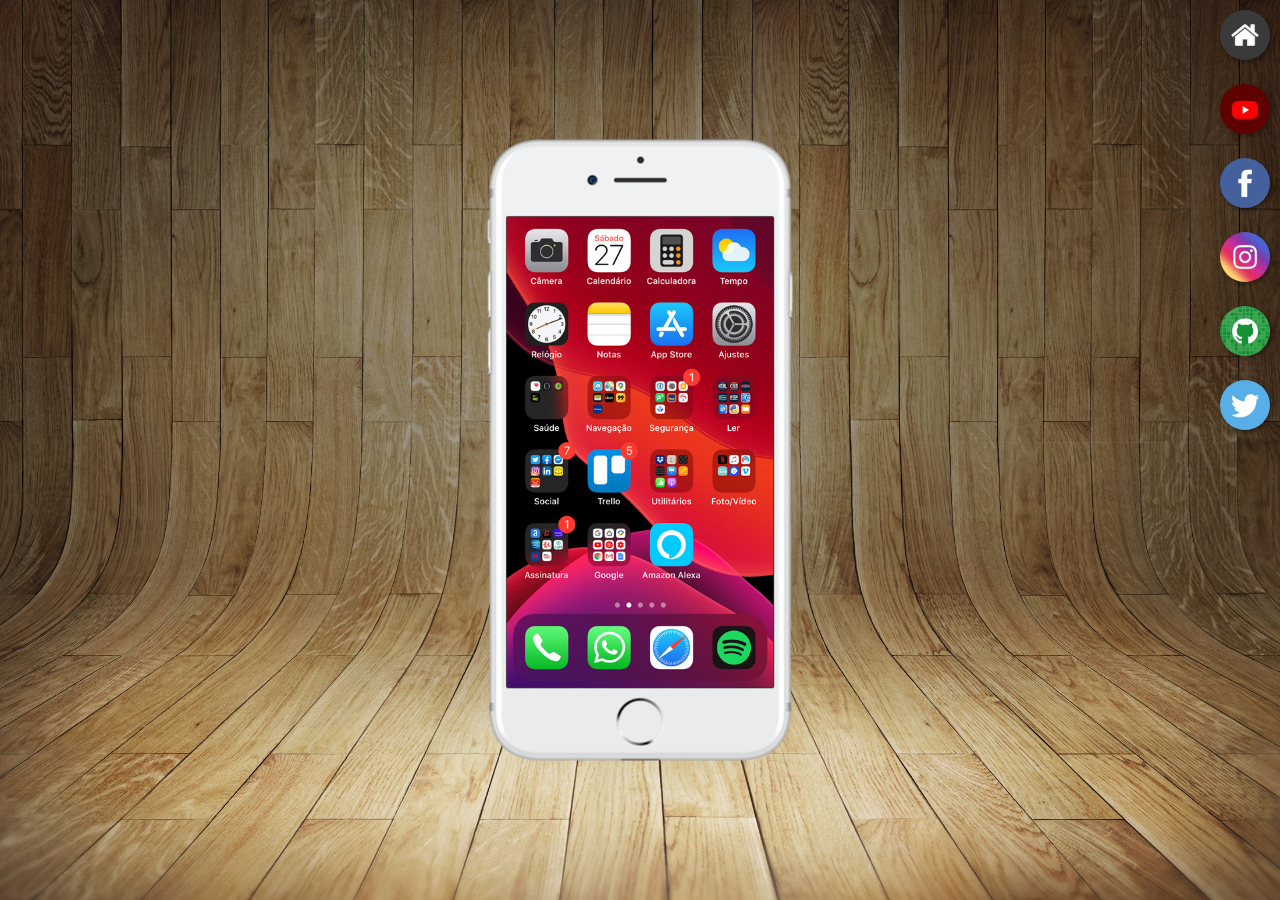
<file: index.html>
<!DOCTYPE html>
<html lang="pt-br">
<head>
    <meta charset="UTF-8">
    <meta name="viewport" content="width=device-width, initial-scale=1.0">
    <title>Projeto Rede Socias</title>
    <link rel="shortcut icon" href="favicon.ico" type="image/x-icon">
    <link rel="stylesheet" href="estilo/style.css">
</head>
<body>
   <main>
    <section id="telefone">
<iframe src="home.html" name="tela" id="tela" frameborder="0"> Seu navegador não é compatível</iframe>
    </section>
    <section id="redes-sociais">
<a href="home.html" target="tela">
<img src="imagens/logo-home.jpg" alt="home">
</a> <br> 
<a href="youtube.html" target="tela">
<img src="imagens/logo-youtube.jpg" alt="youtube">
</a> <br> 
<a href="facebook.html" target="tela">
<img src="imagens/logo-facebook.jpg" alt="facebook">
</a> <br> 
<a href="instagram.html" target="tela">
<img src="imagens/logo-instagram.jpg" alt="instagram">
</a> <br> 
<a href="github.html" target="tela">
    <img src="imagens/logo-github.jpg" alt="github ">
</a> <br> 
<a href="twitter.html" target="tela">
<img src="imagens/logo-twitter.jpg" alt="">
</a> <br> 
    </section>
   </main>
</body>
</html>
</file>
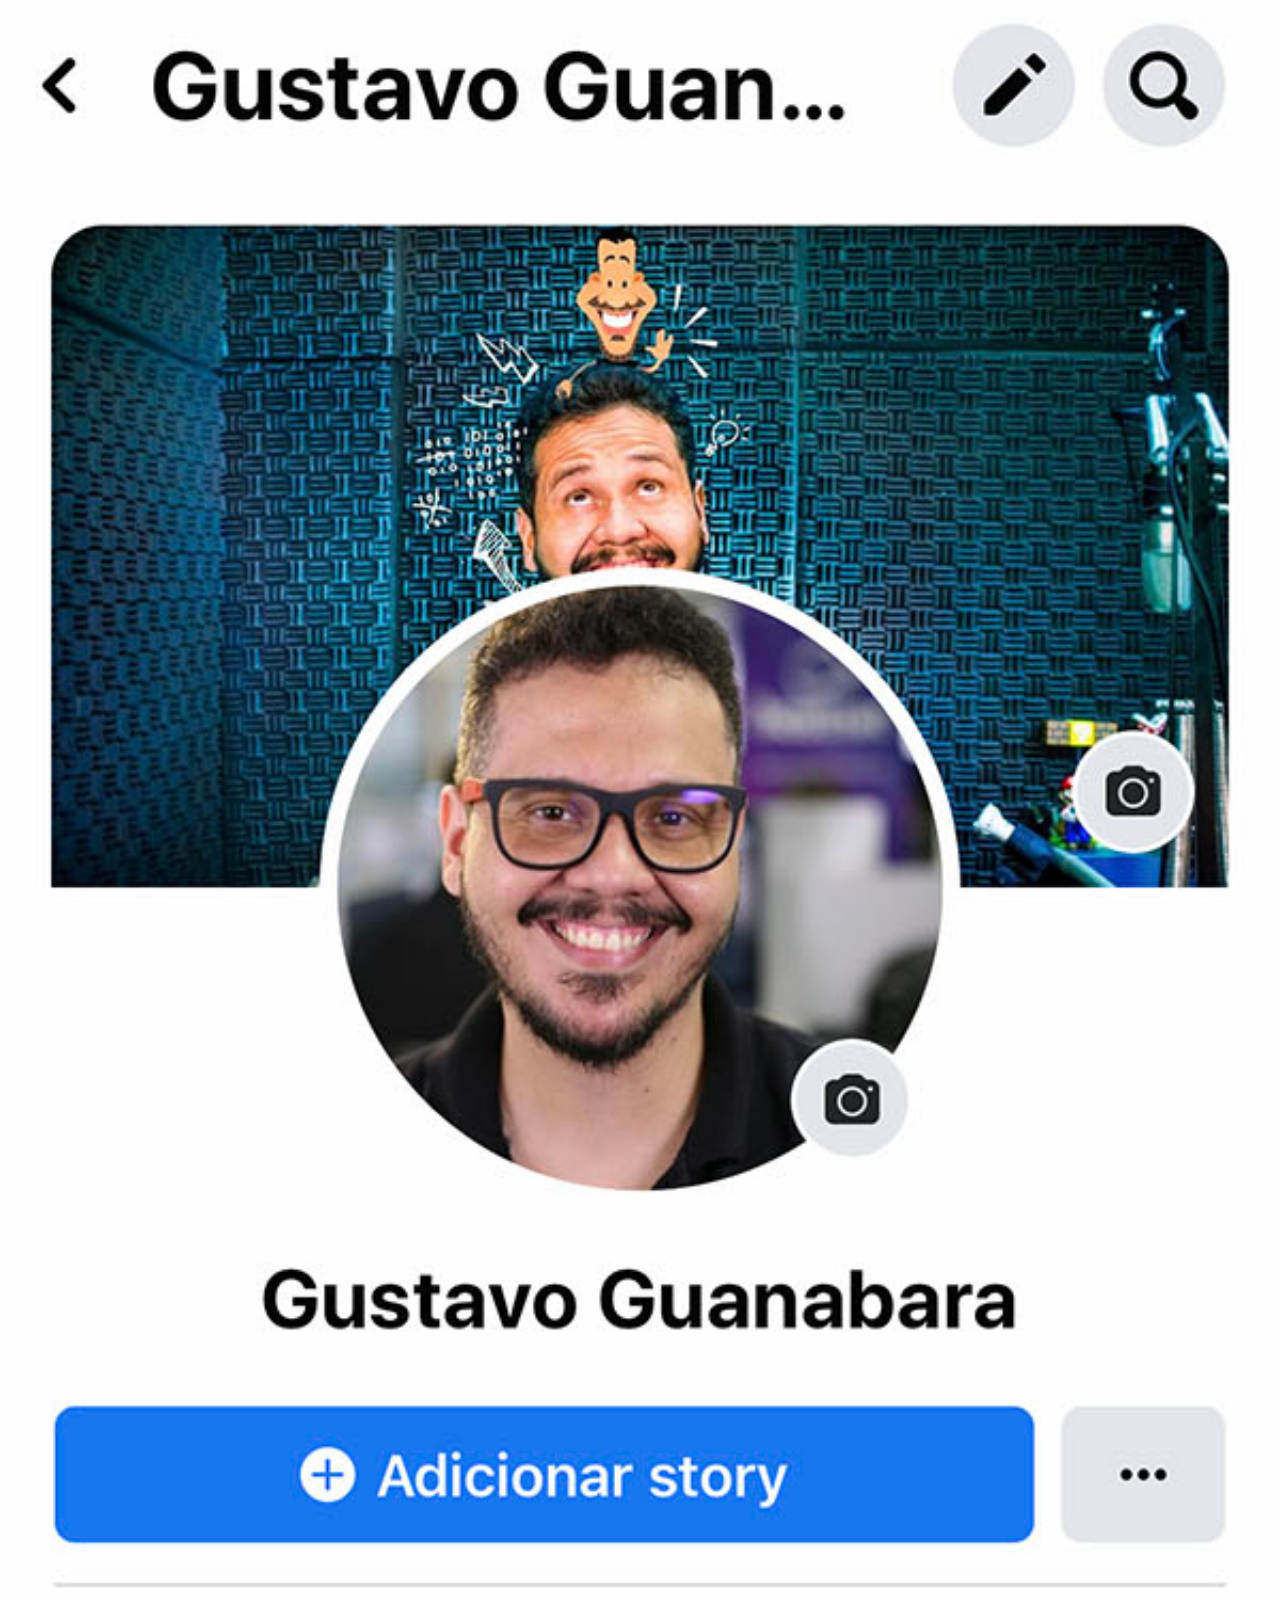
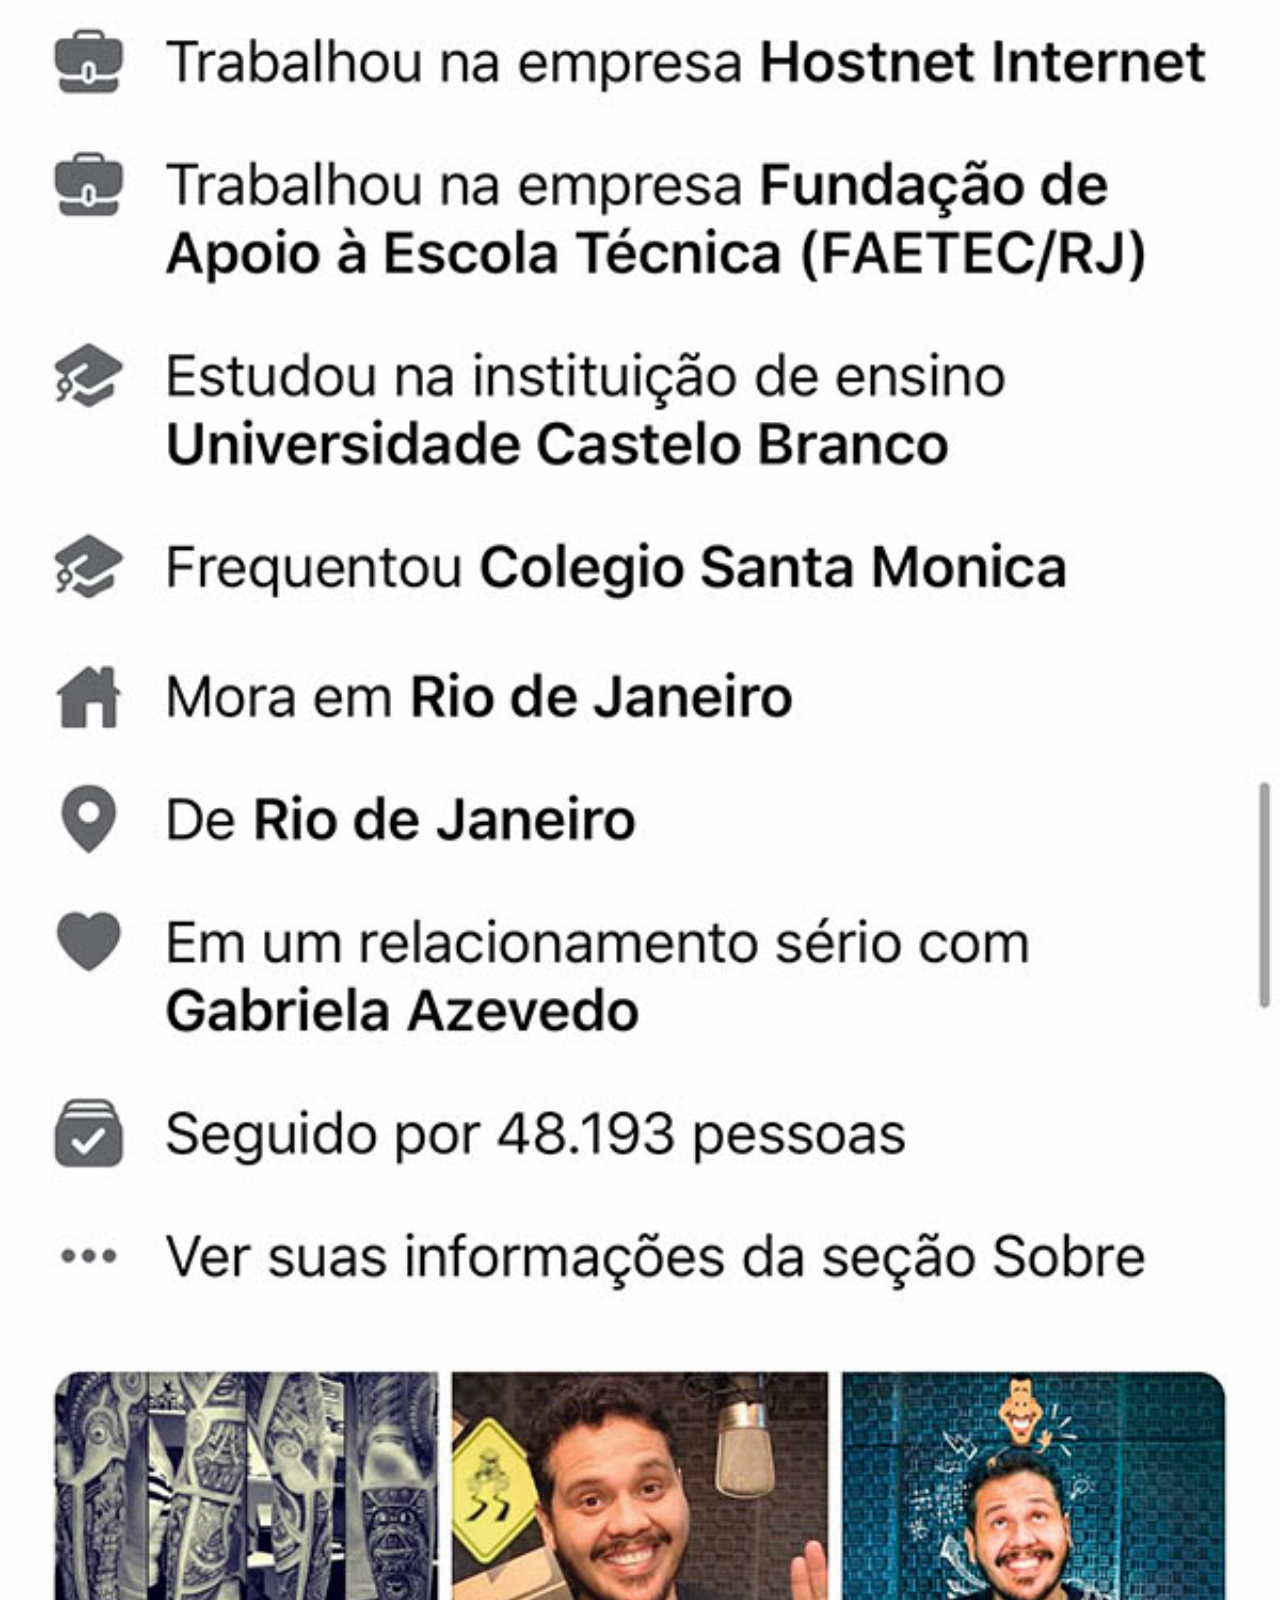
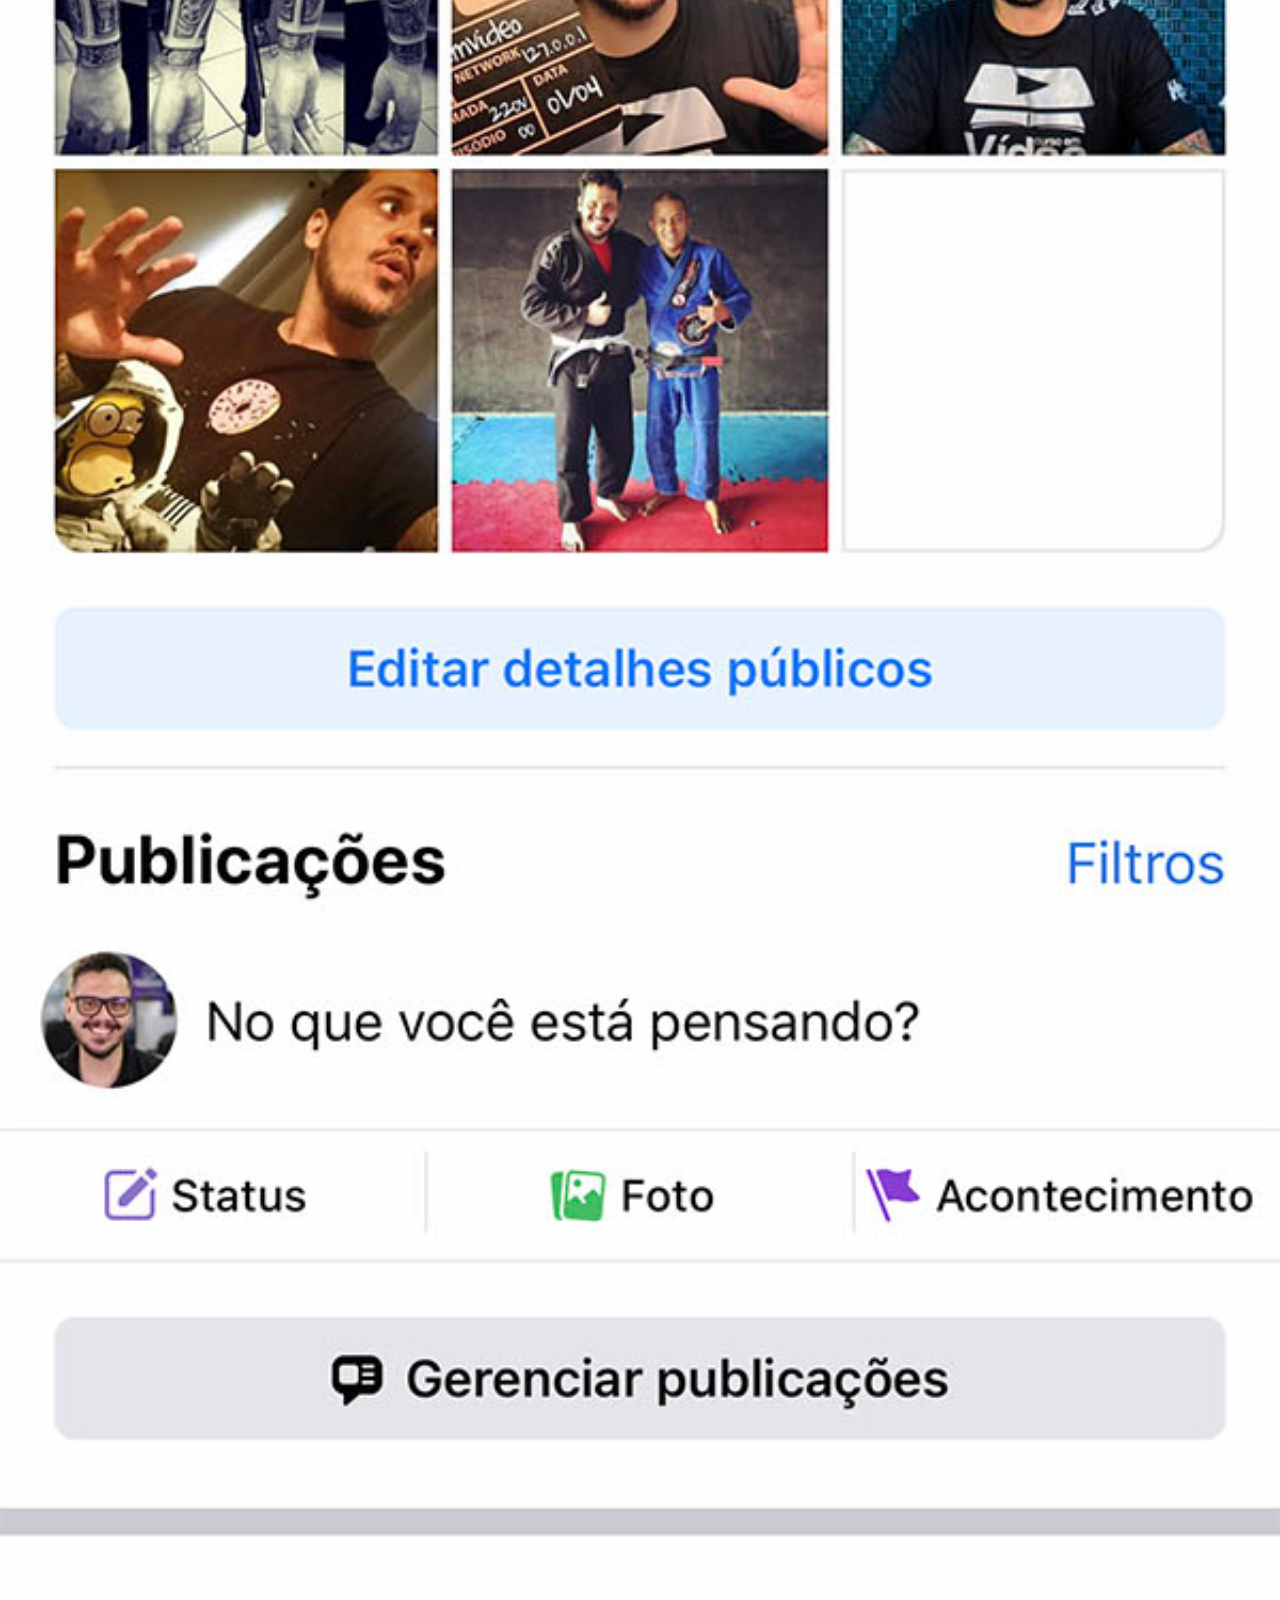
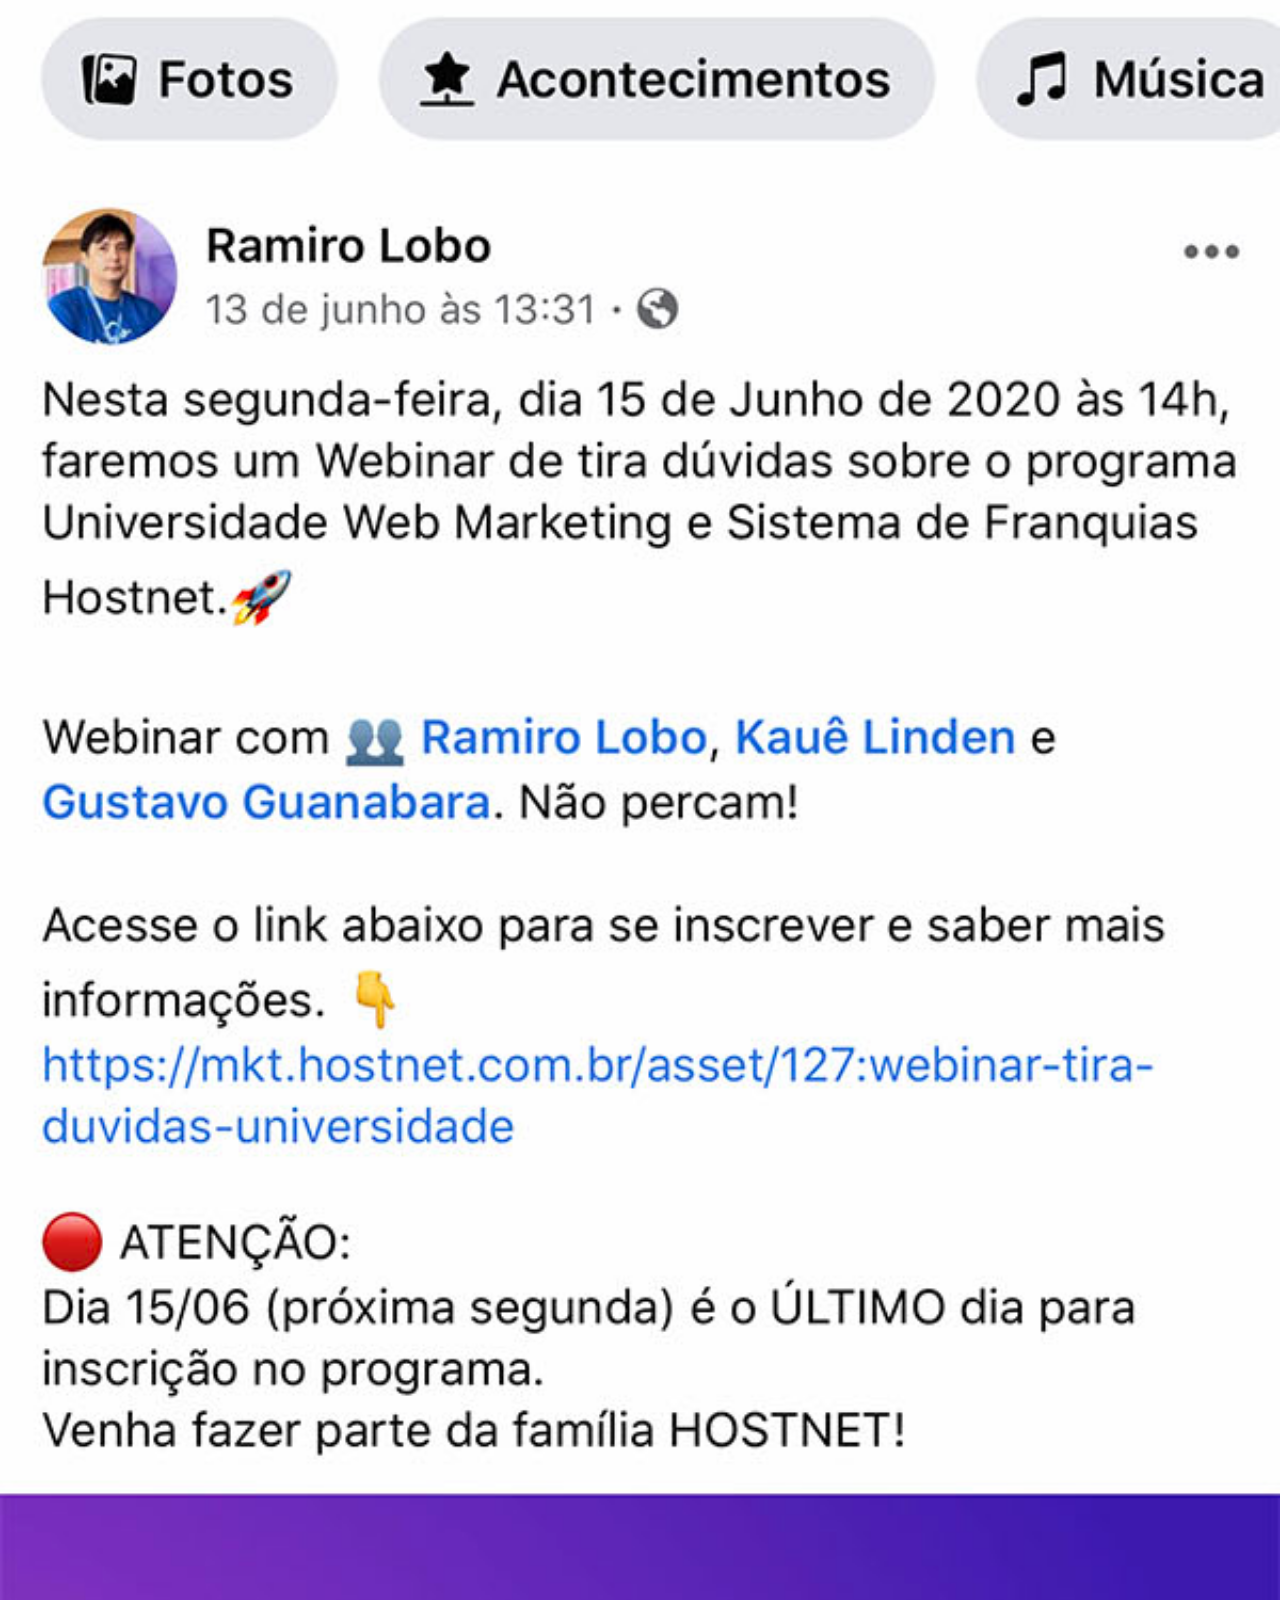
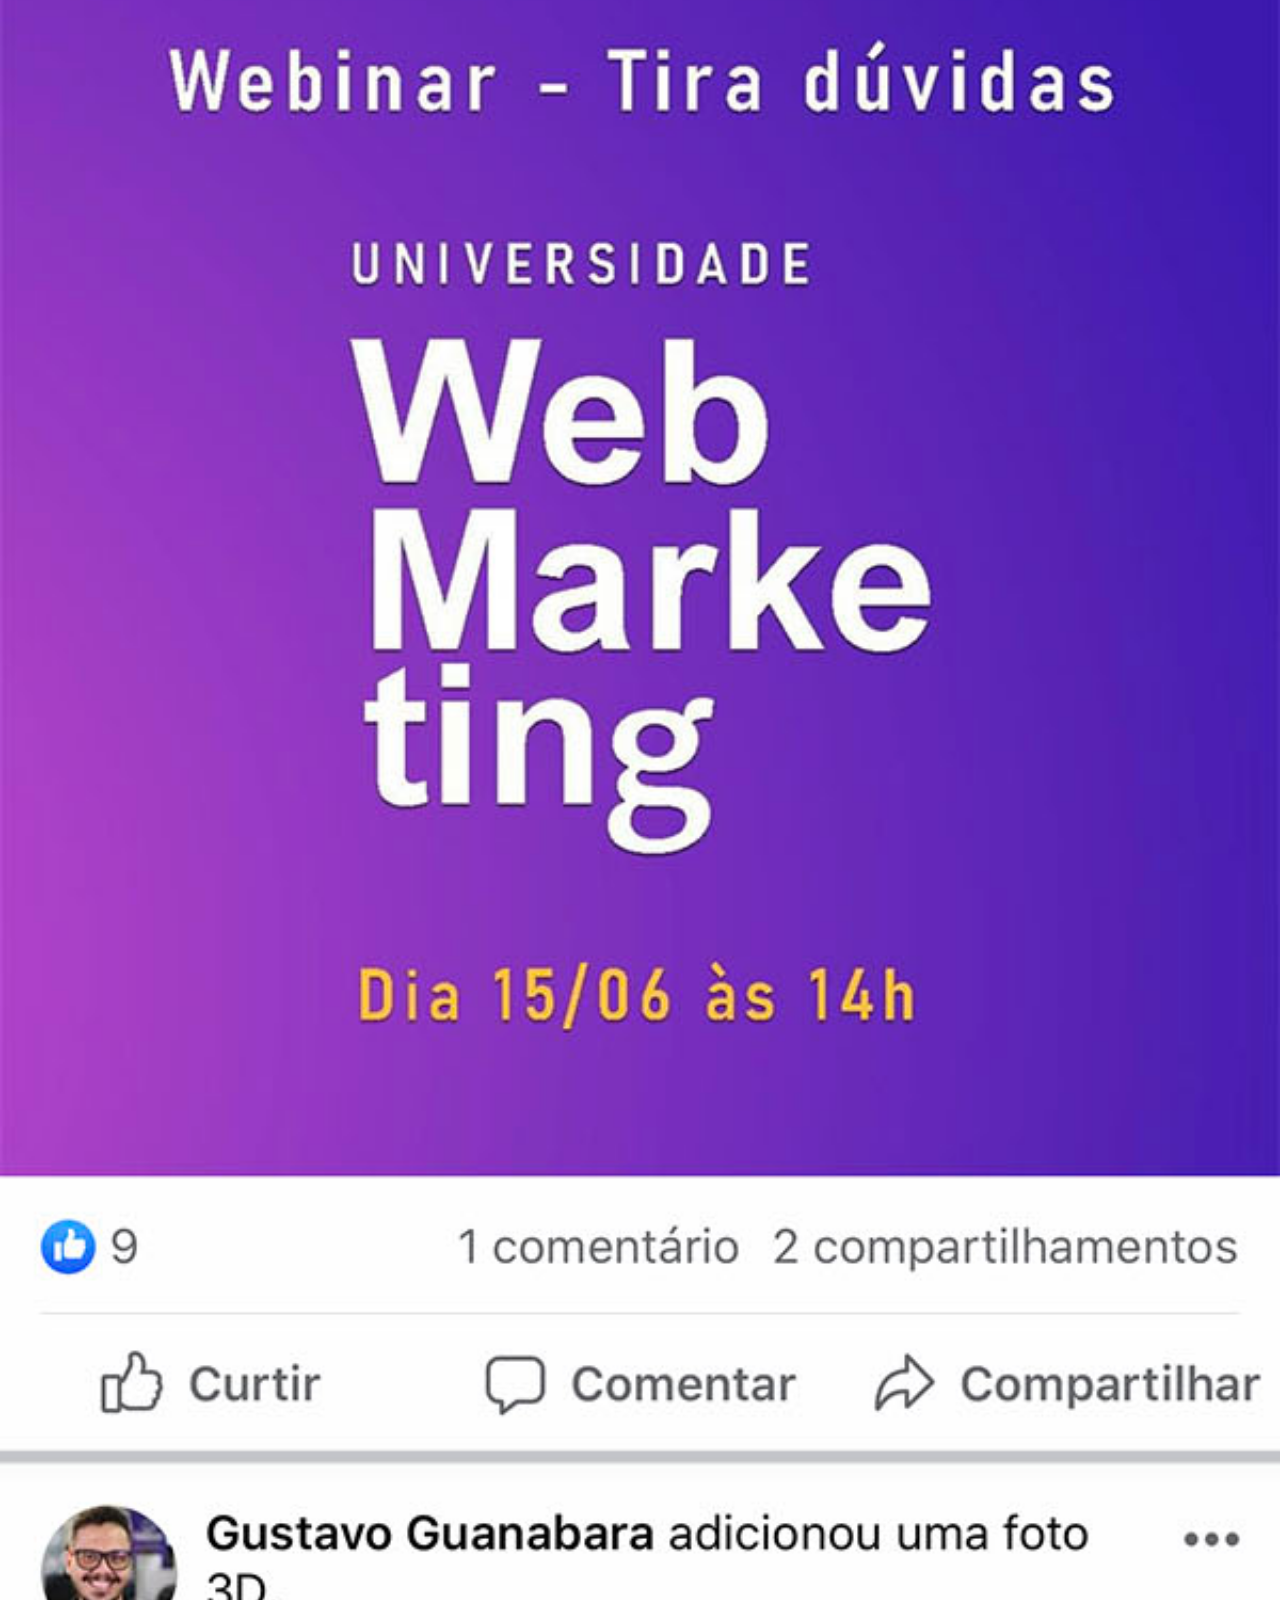
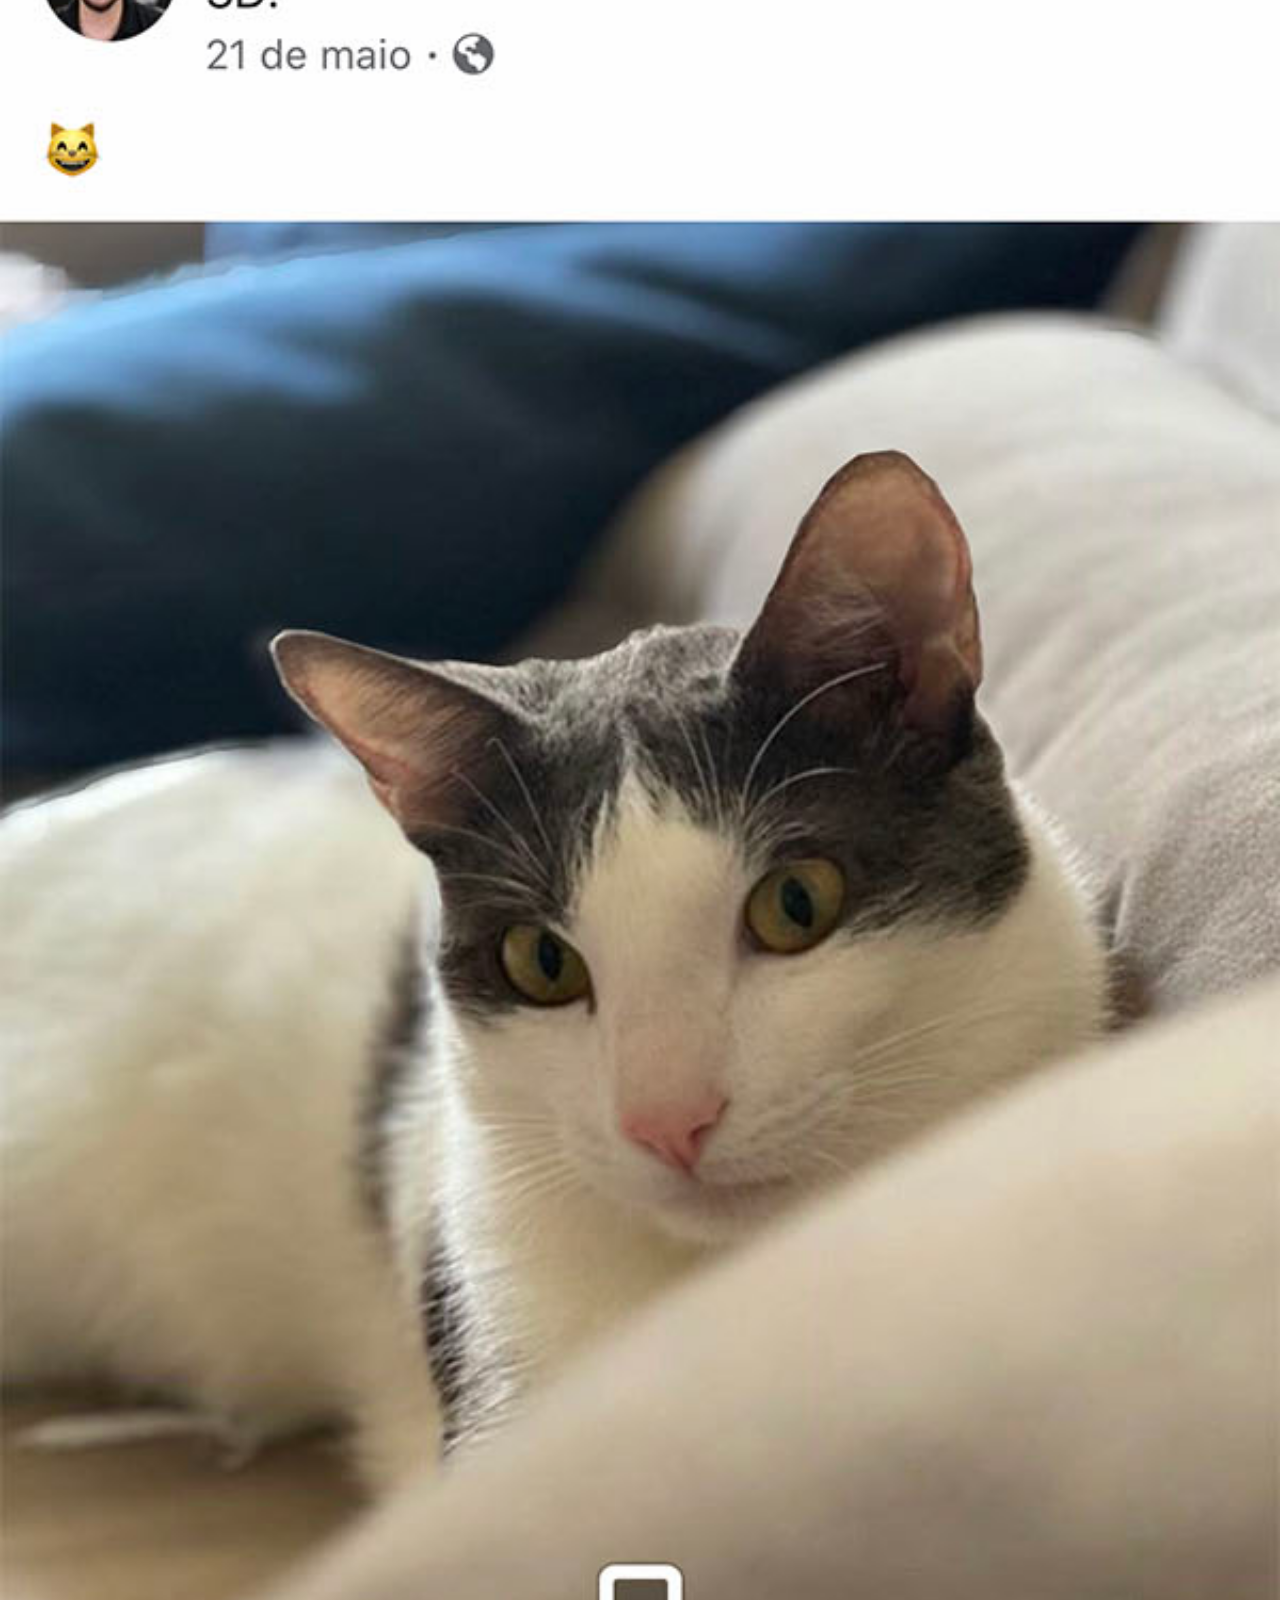
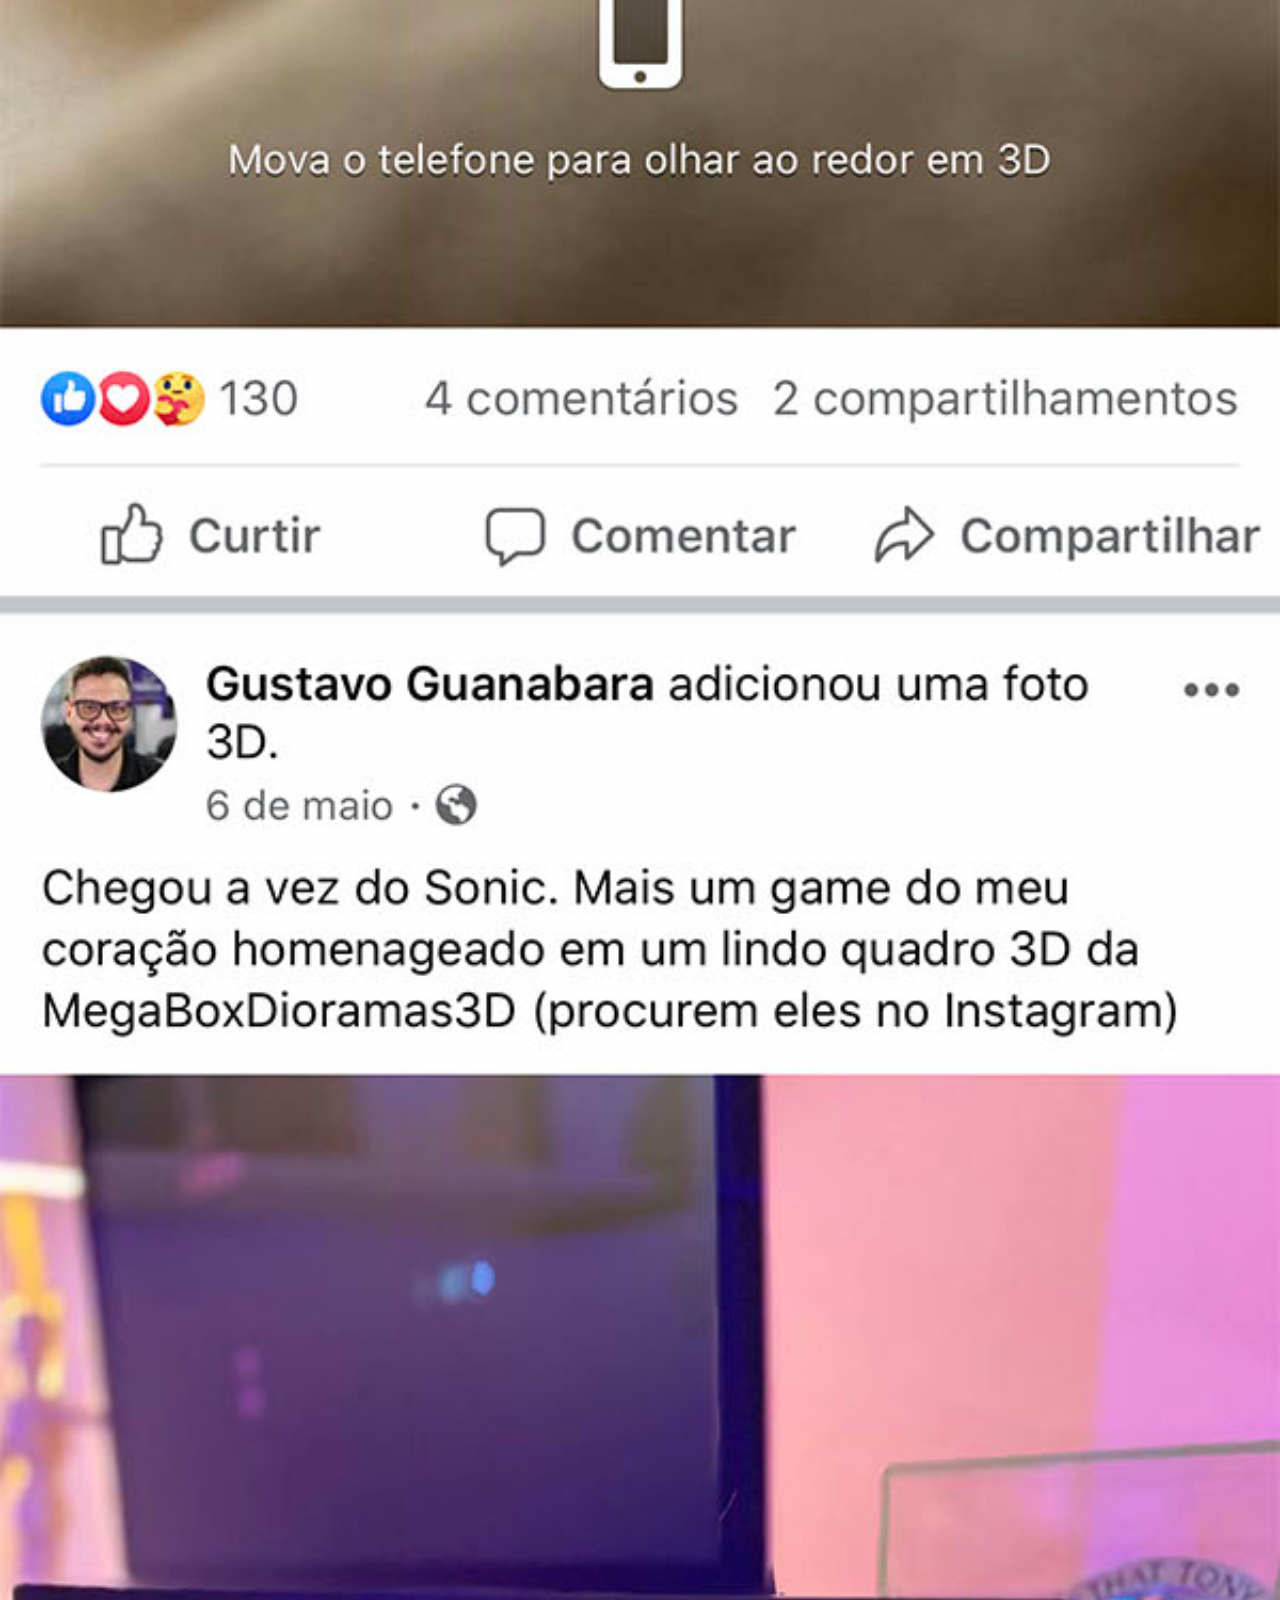
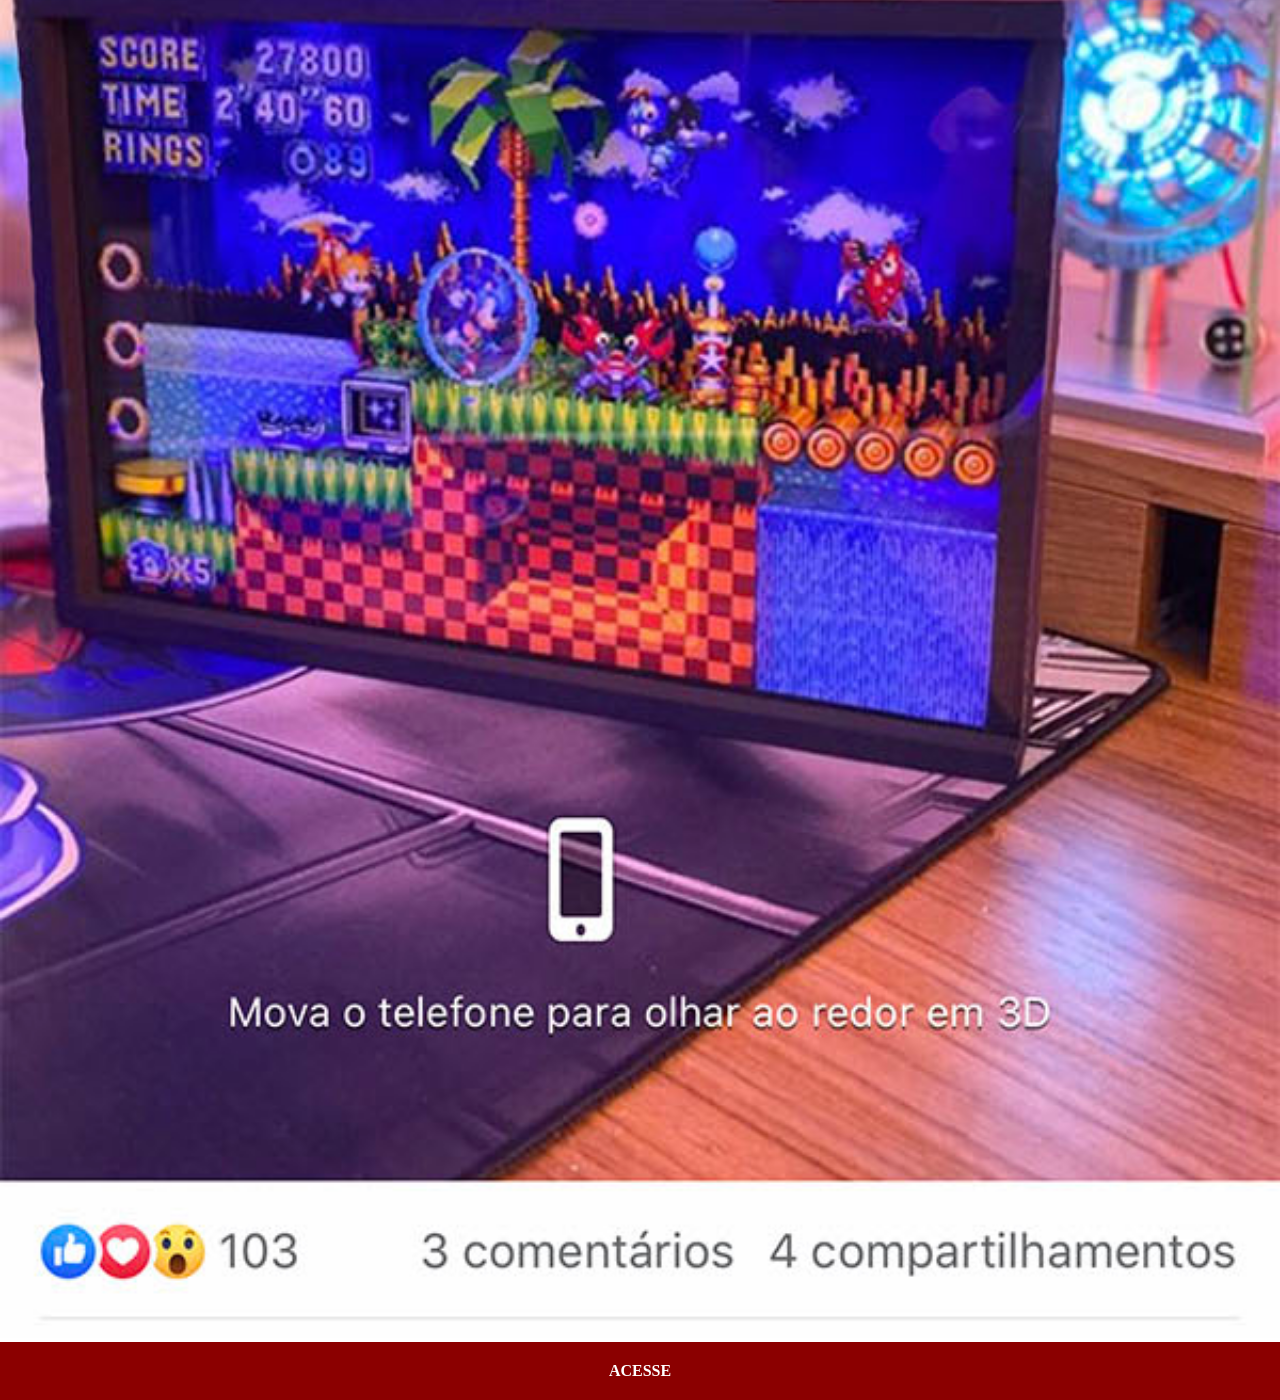
<file: facebook.html>
<!DOCTYPE html>
<html lang="pt-br">
<head>
    <meta charset="UTF-8">
    <meta name="viewport" content="width=device-width, initial-scale=1.0">
    <title>FAcebook</title>
    <link rel="stylesheet" href="estilo/social.css">
</head>
<body>
    <img src="imagens/tela-facebook.jpg" alt="facebook">
    <a href="#">ACESSE</a>
</body>
</html>
</file>
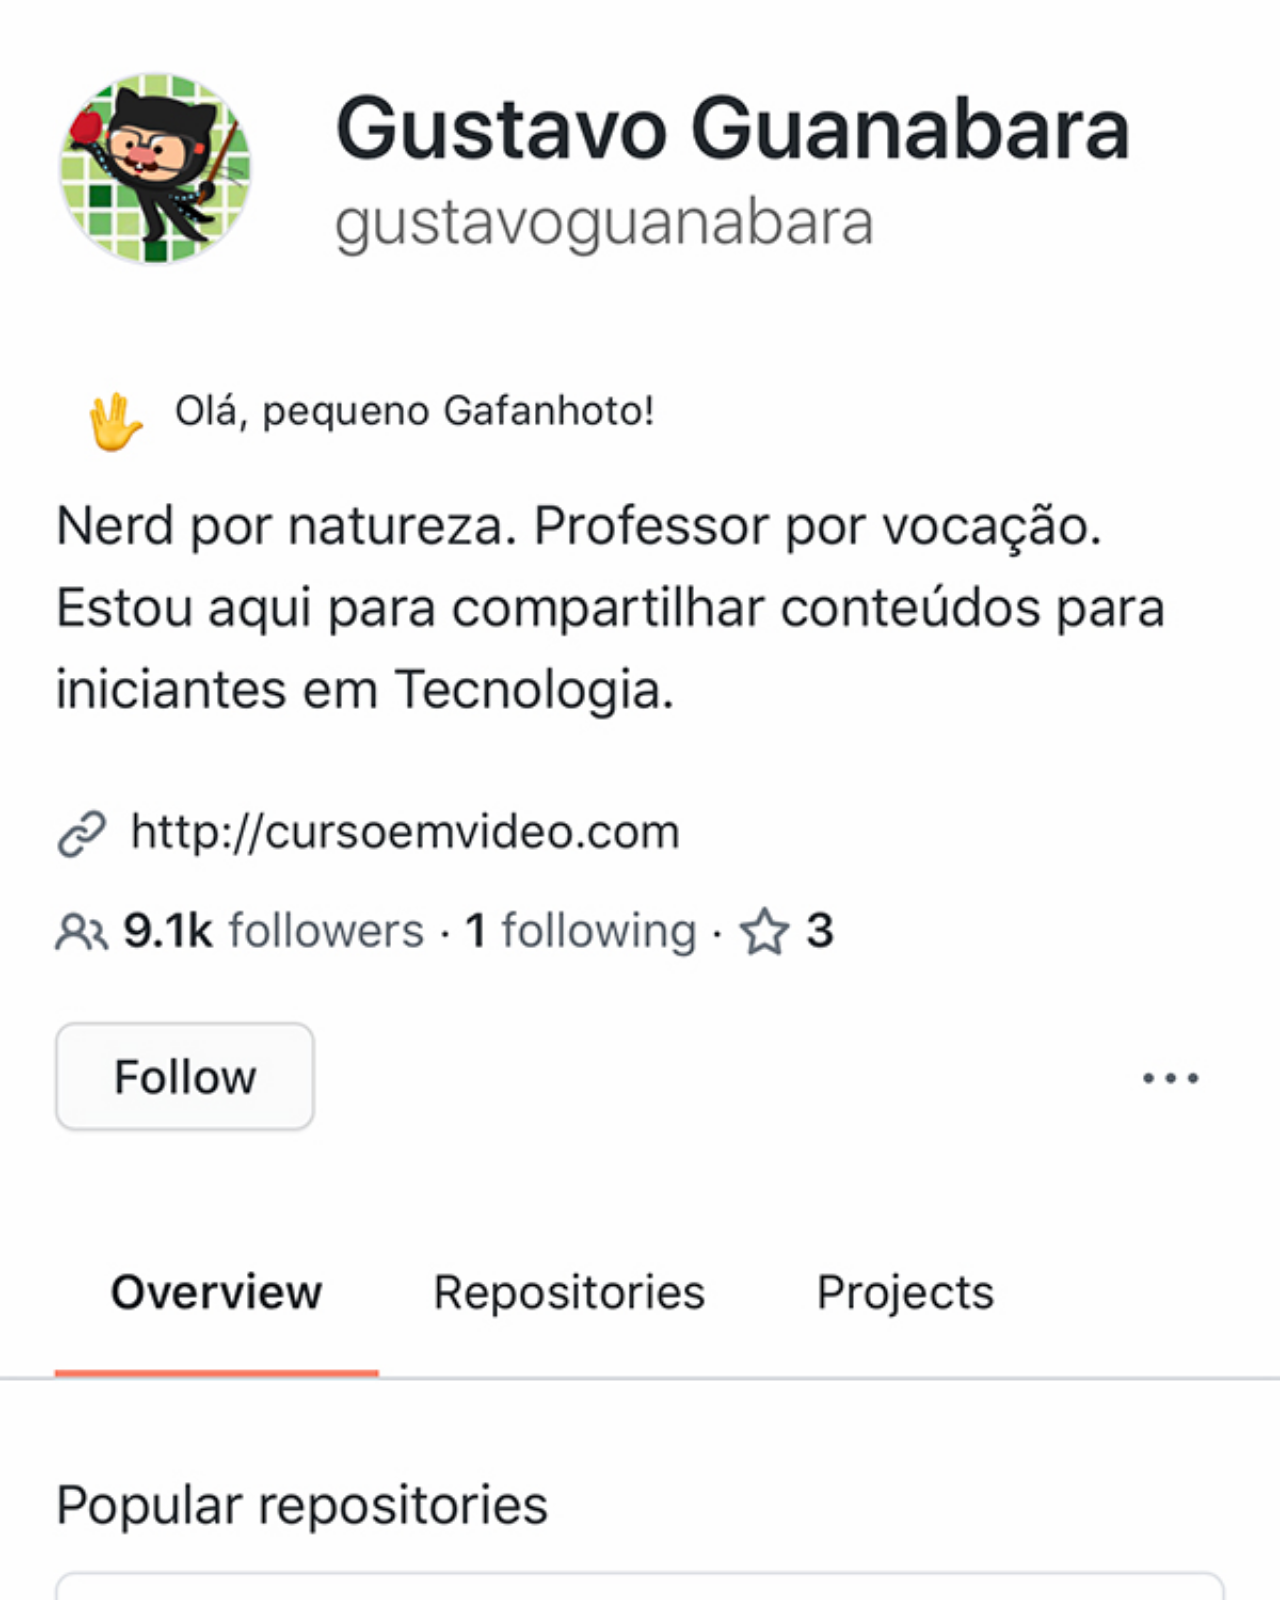
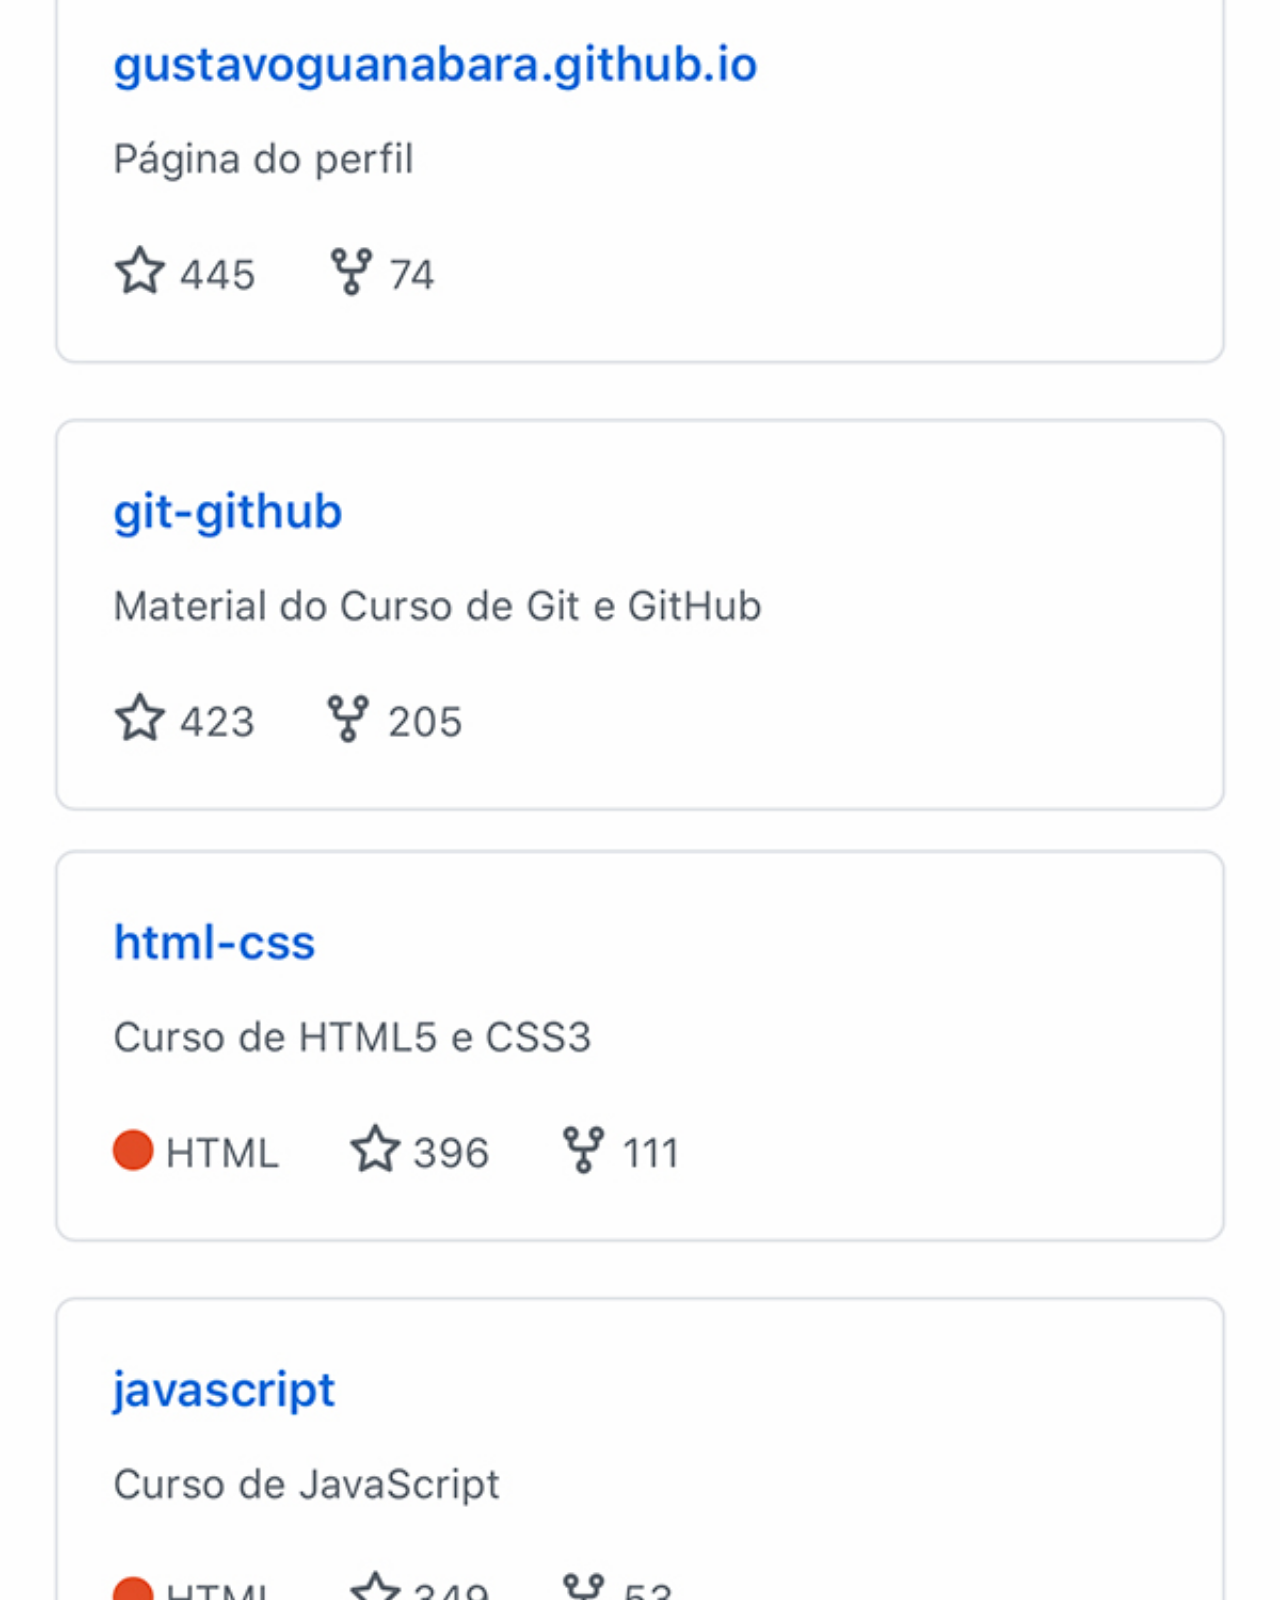
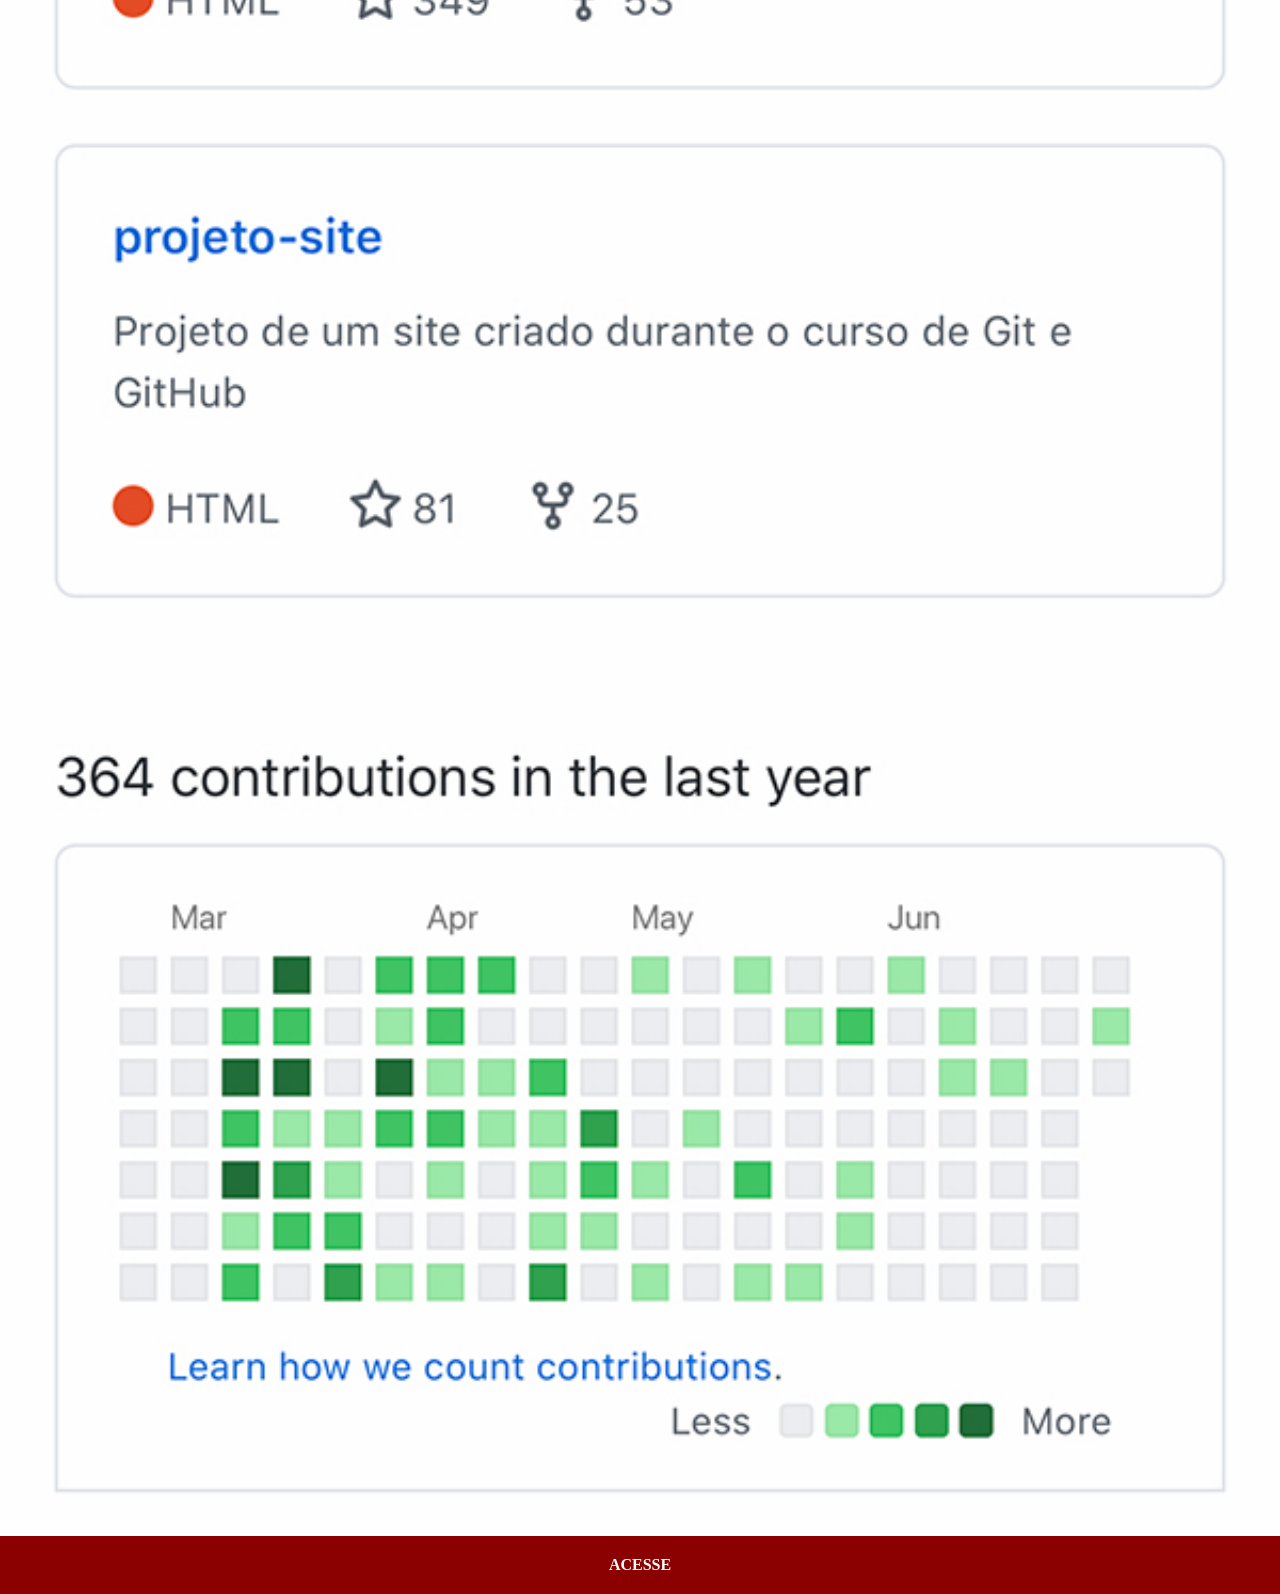
<file: github.html>
<!DOCTYPE html>
<html lang="pt-br">
<head>
    <meta charset="UTF-8">
    <meta name="viewport" content="width=device-width, initial-scale=1.0">
    <title>GitHub</title>
    <link rel="stylesheet" href="estilo/social.css">
</head>
<body>
    <img src="imagens/tela-github.jpg" alt="GitHub">
    <a href="https://github.com/santosgg7?tab=repositories" target="_blank"> ACESSE</a>
</body>
</html>
</file>
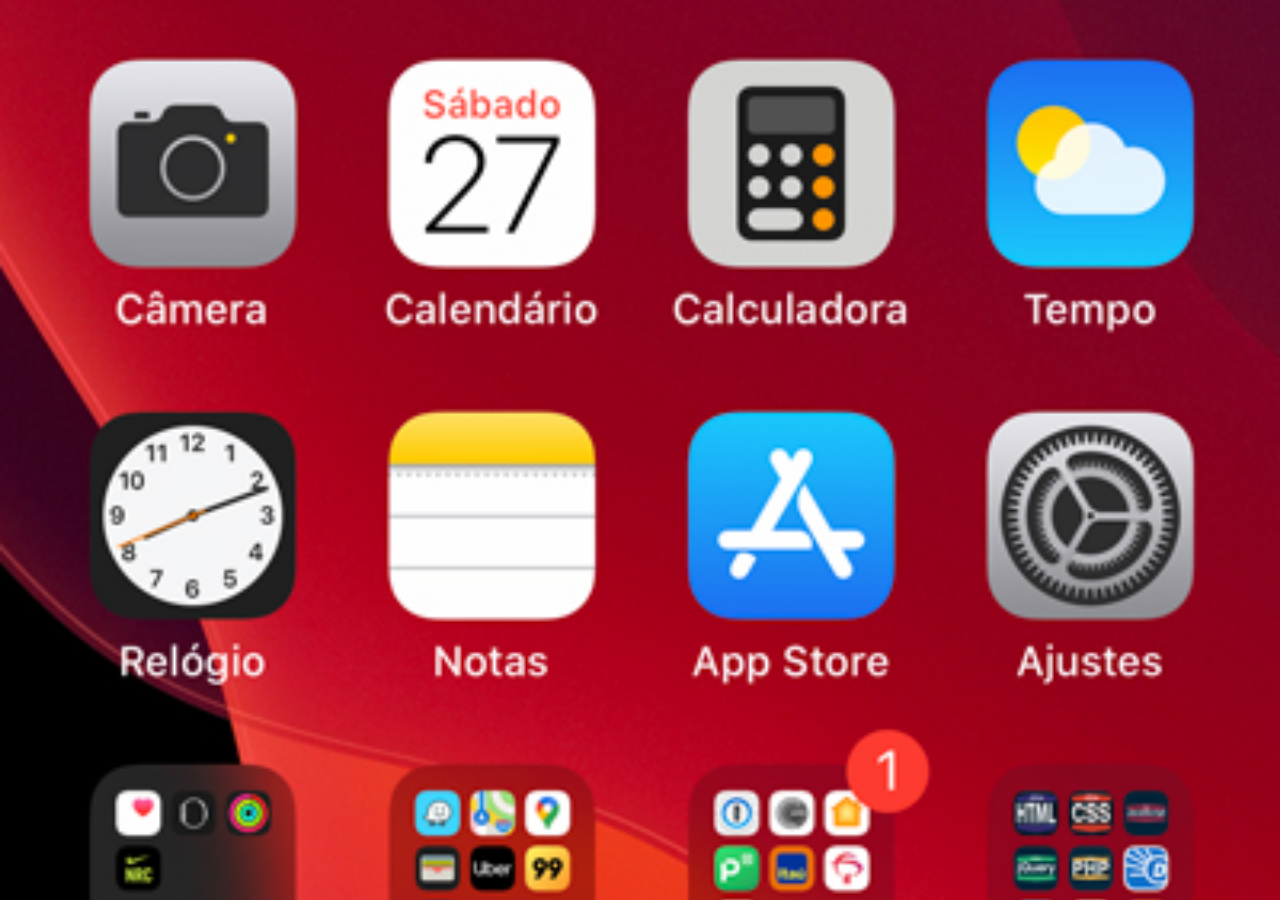
<file: home.html>
<!DOCTYPE html>
<html lang="pt-br">
<head>
    <meta charset="UTF-8">
    <meta name="viewport" content="width=device-width, initial-scale=1.0">
    <title>Home</title>
    <style>
        *{
            margin: 0px;
            padding: 0px;
        }
        body{
            width: 100vw;
            height: 100vh;
            background: black url(imagens/tela-home.jpg) no-repeat top center;
            background-size: cover;
        }
    </style>
</head>
<body>
    
</body>
</html>
</file>
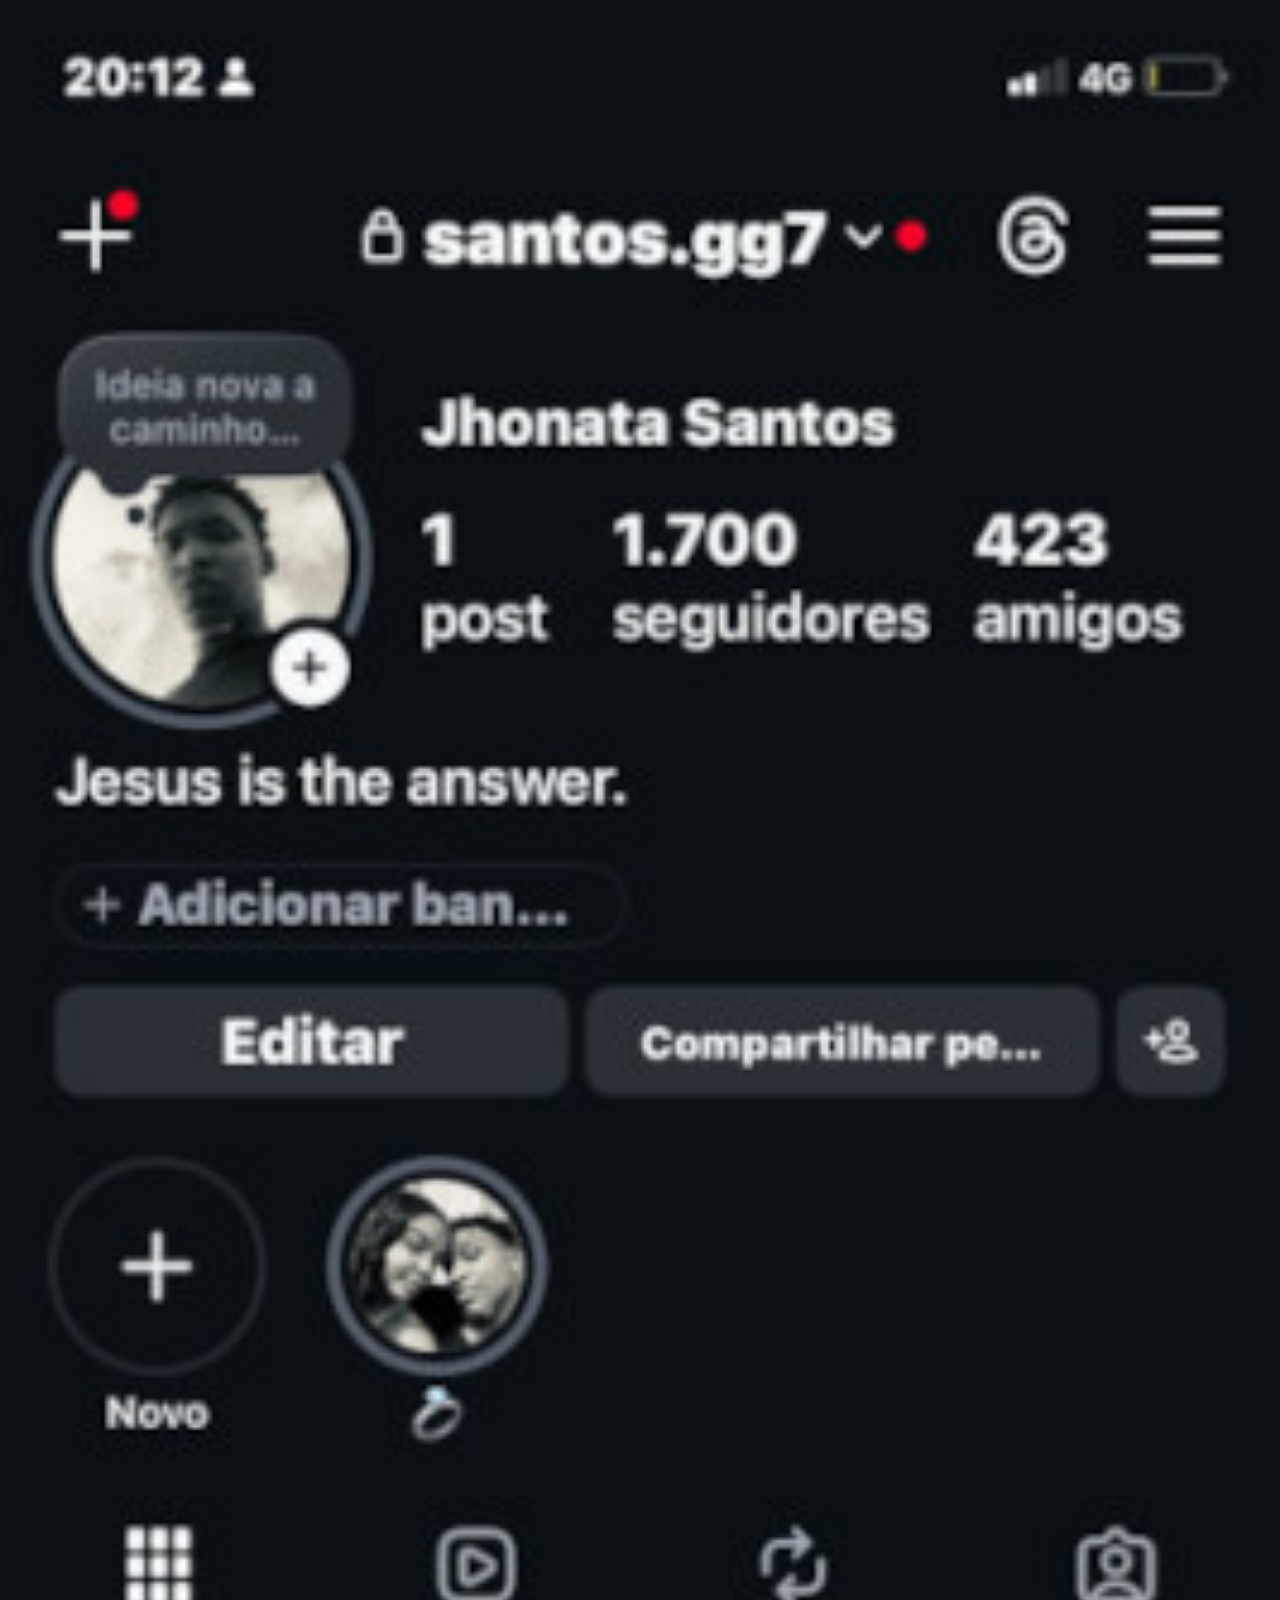
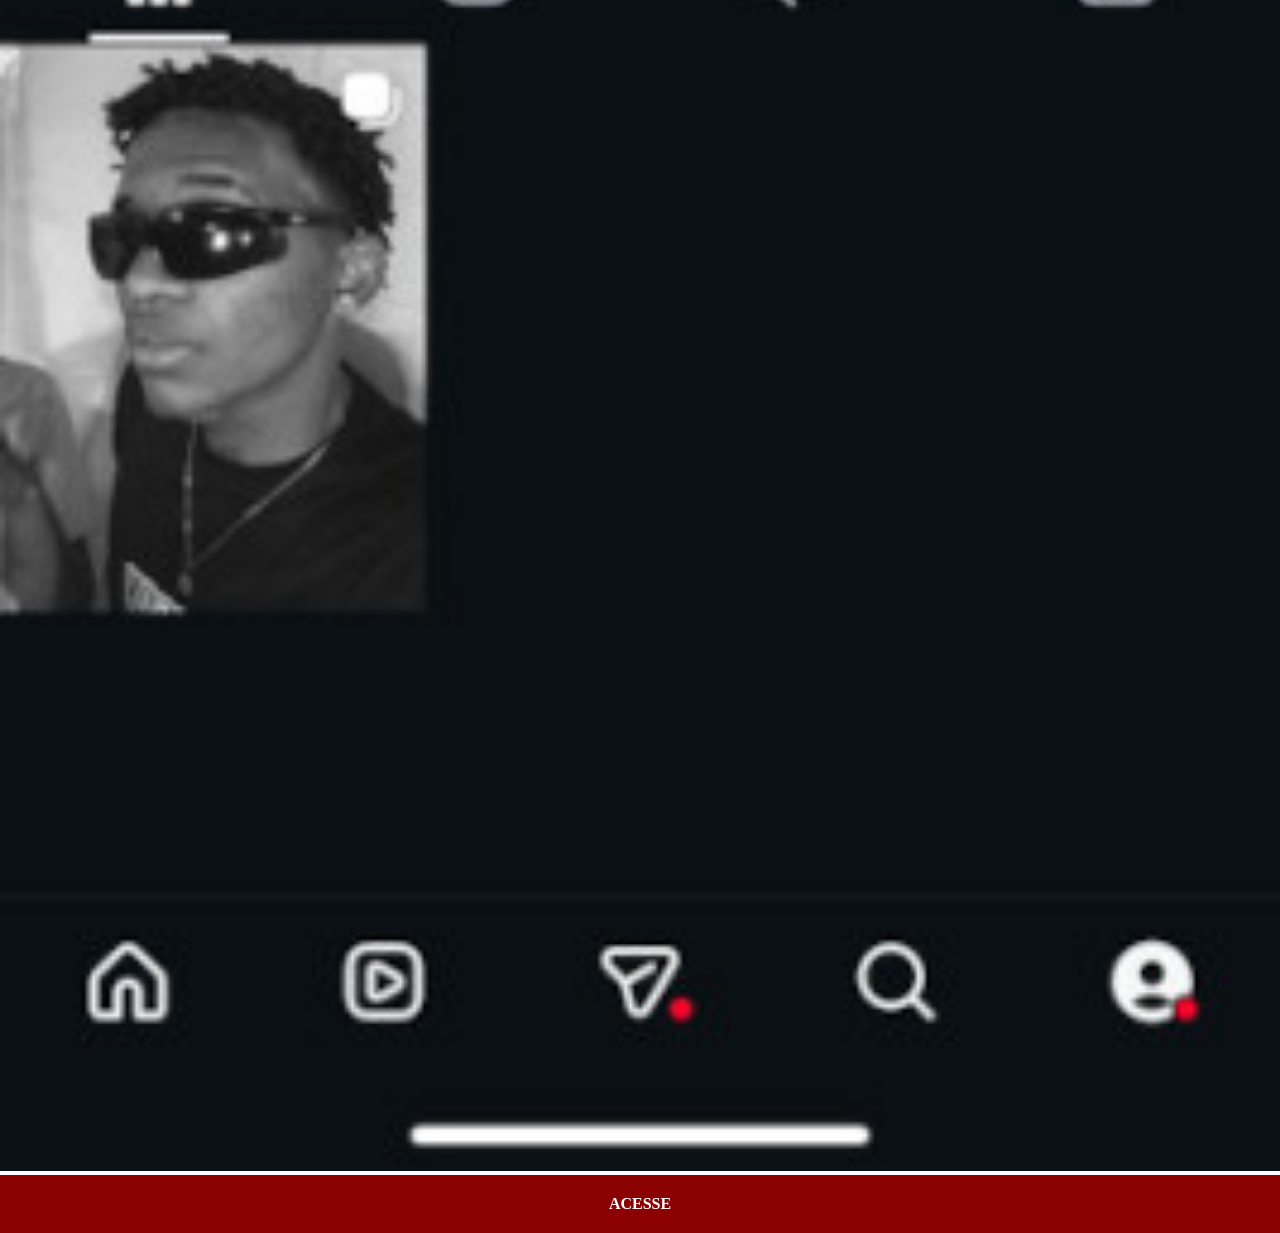
<file: instagram.html>
<!DOCTYPE html>
<html lang="pt-br">
<head>
    <meta charset="UTF-8">
    <meta name="viewport" content="width=device-width, initial-scale=1.0">
    <title>Instagram</title>
    <link rel="stylesheet" href="estilo/social.css">
</head>
<body>
    <img src="imagens/insta-santos.gg7.jpg" alt="instagram">
    <a href="https://www.instagram.com/santos.gg7/"> ACESSE</a>
</body>
</html>
</file>
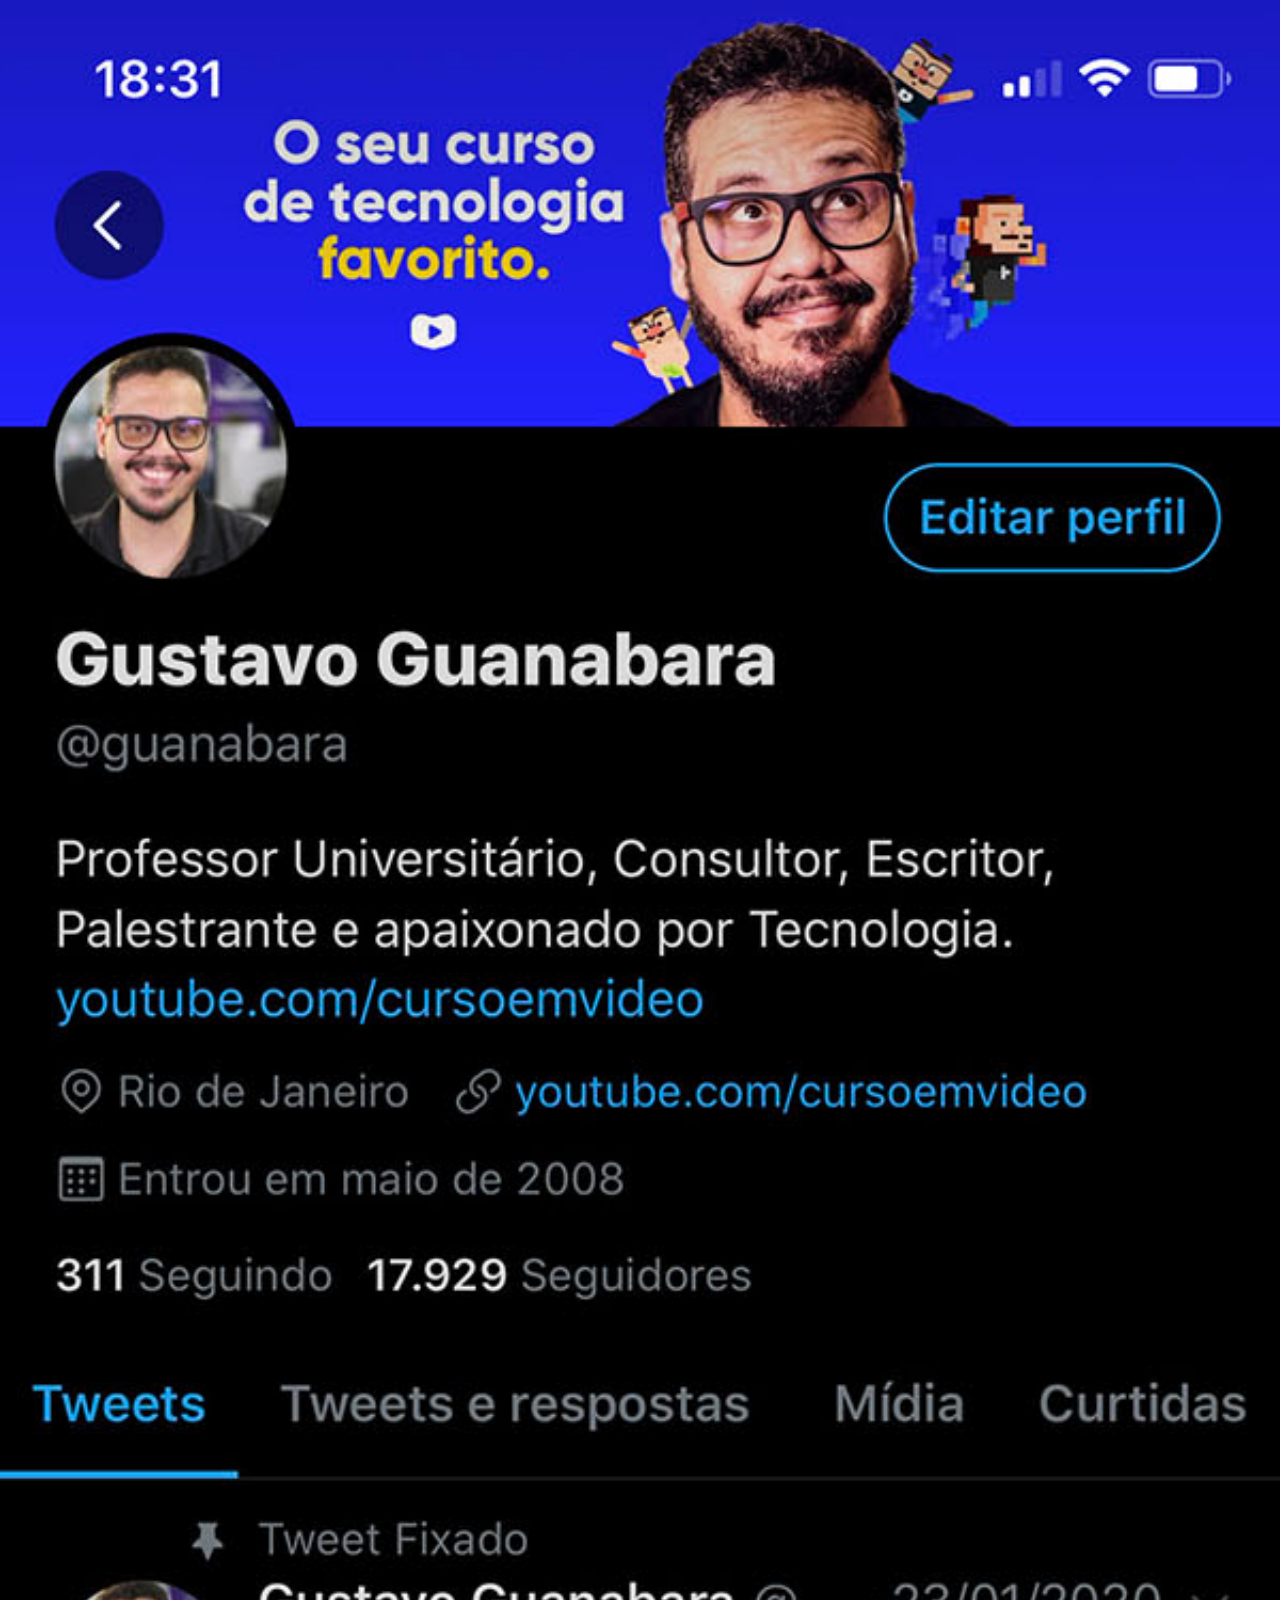
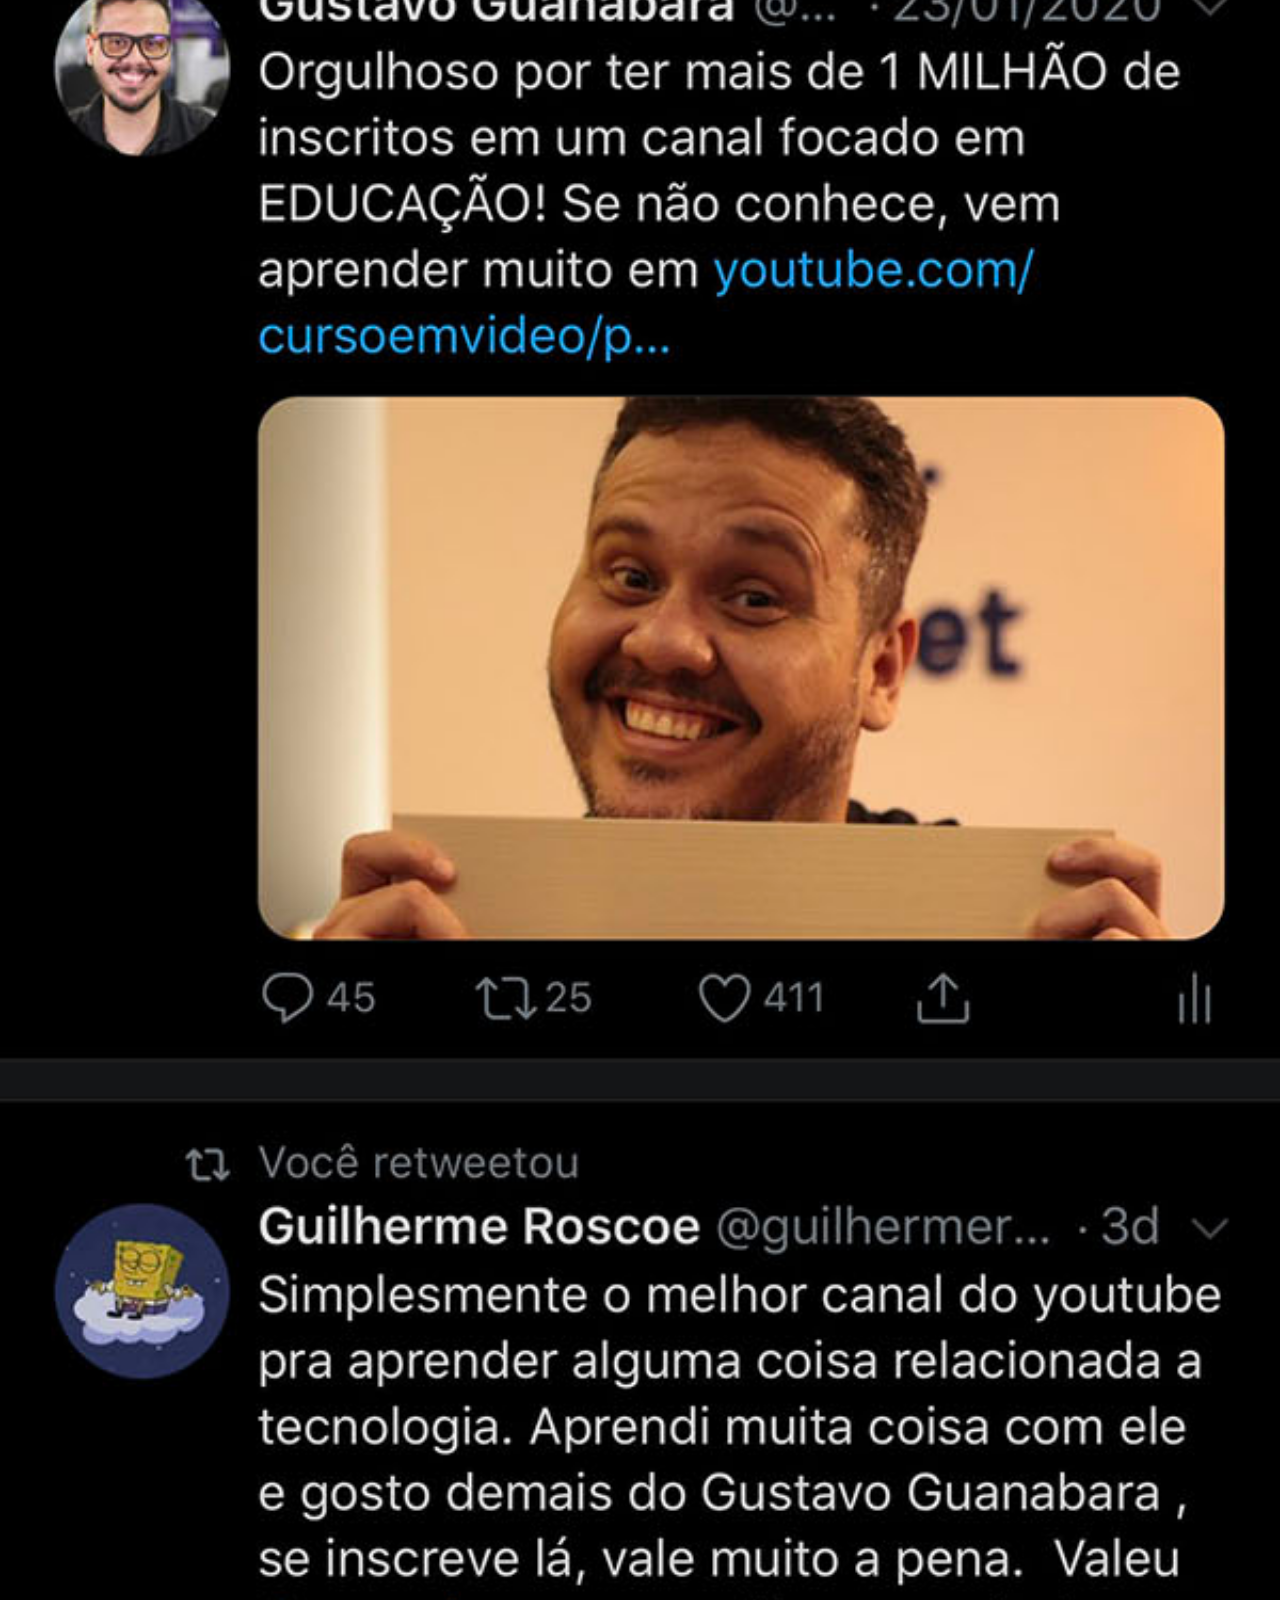
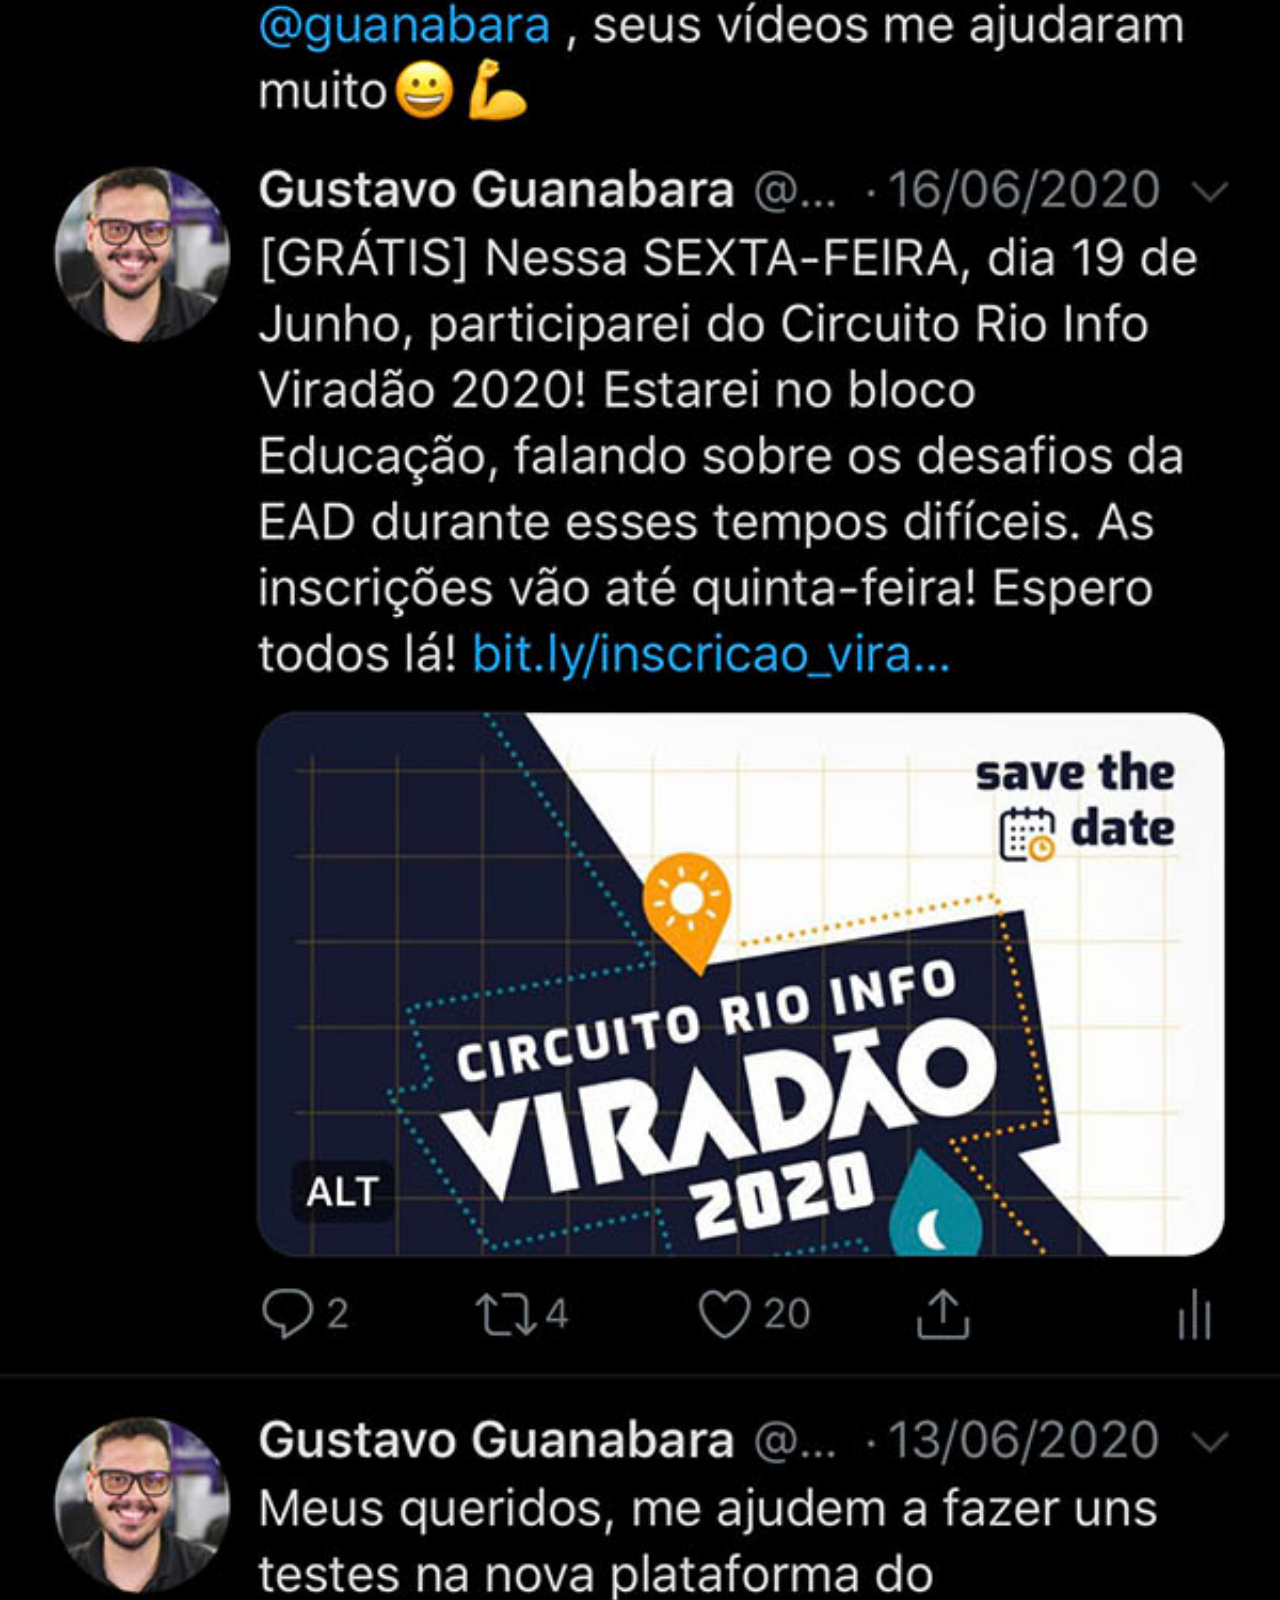
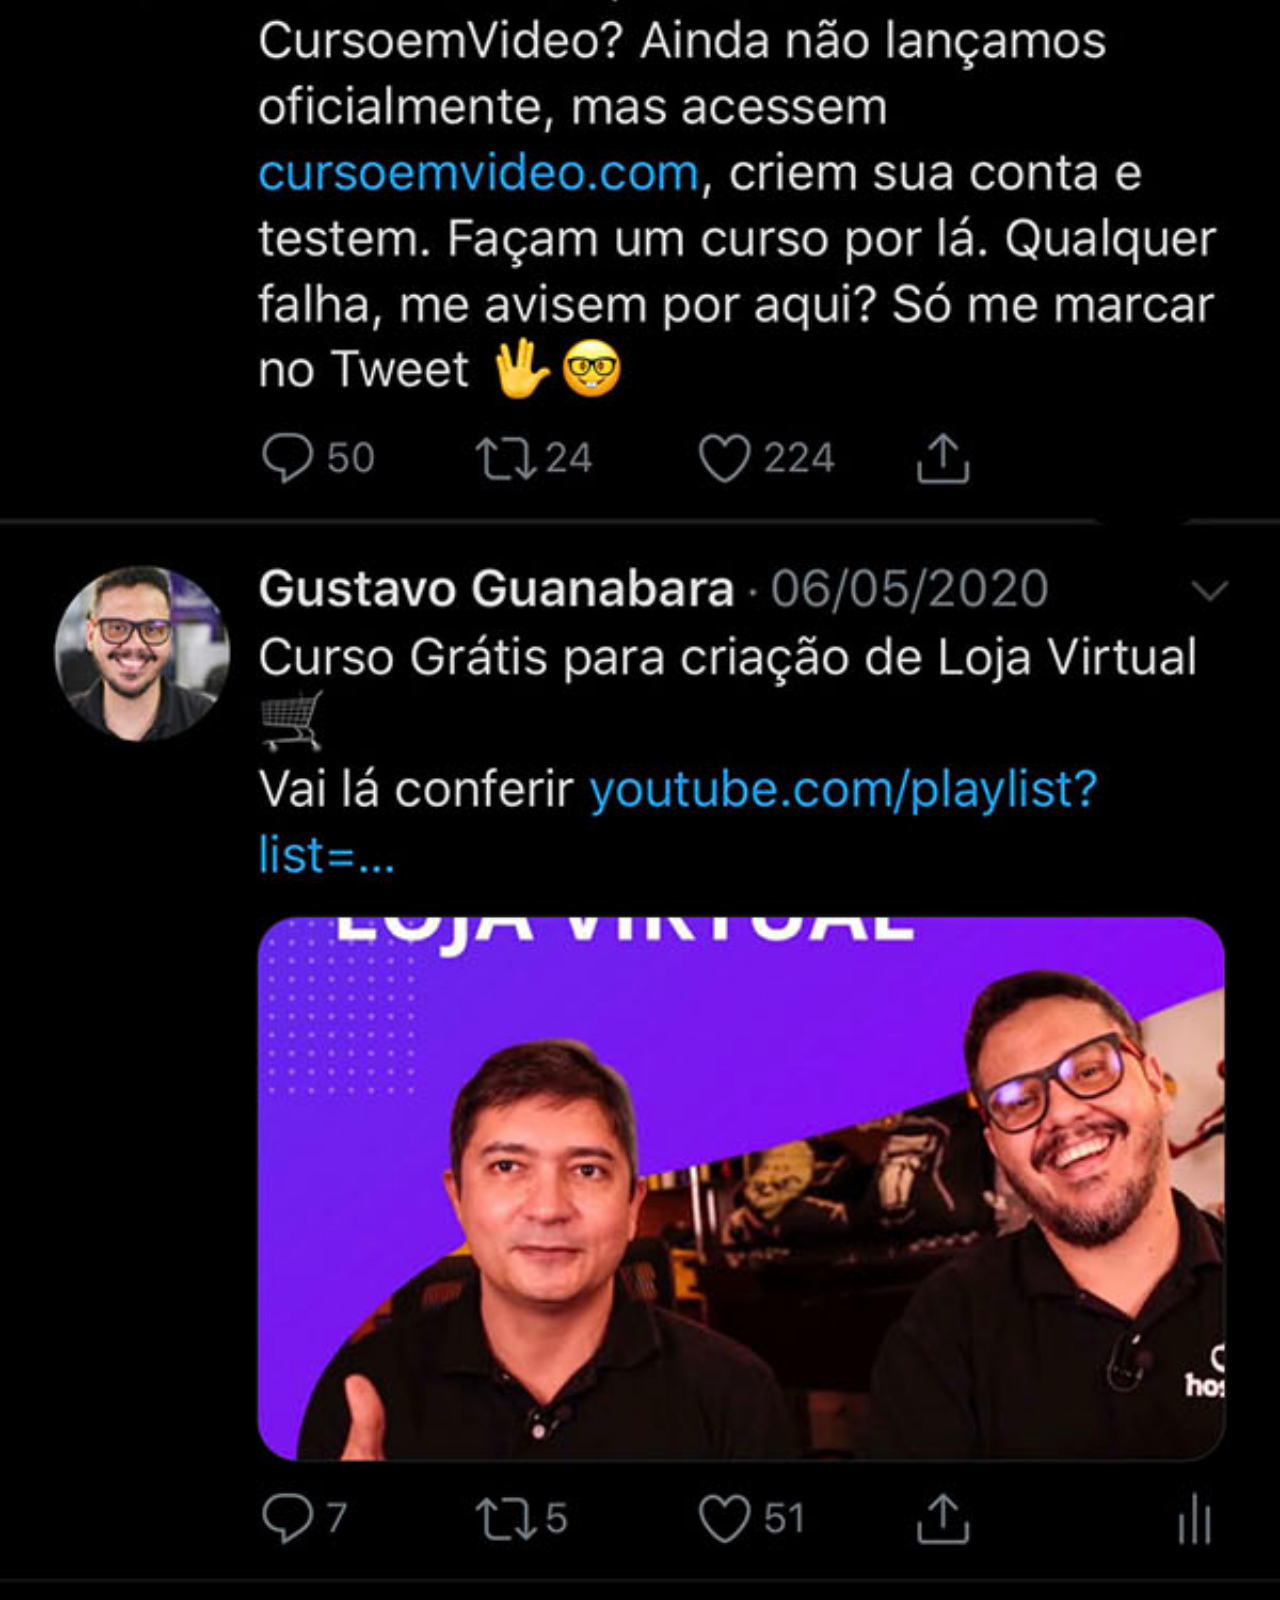
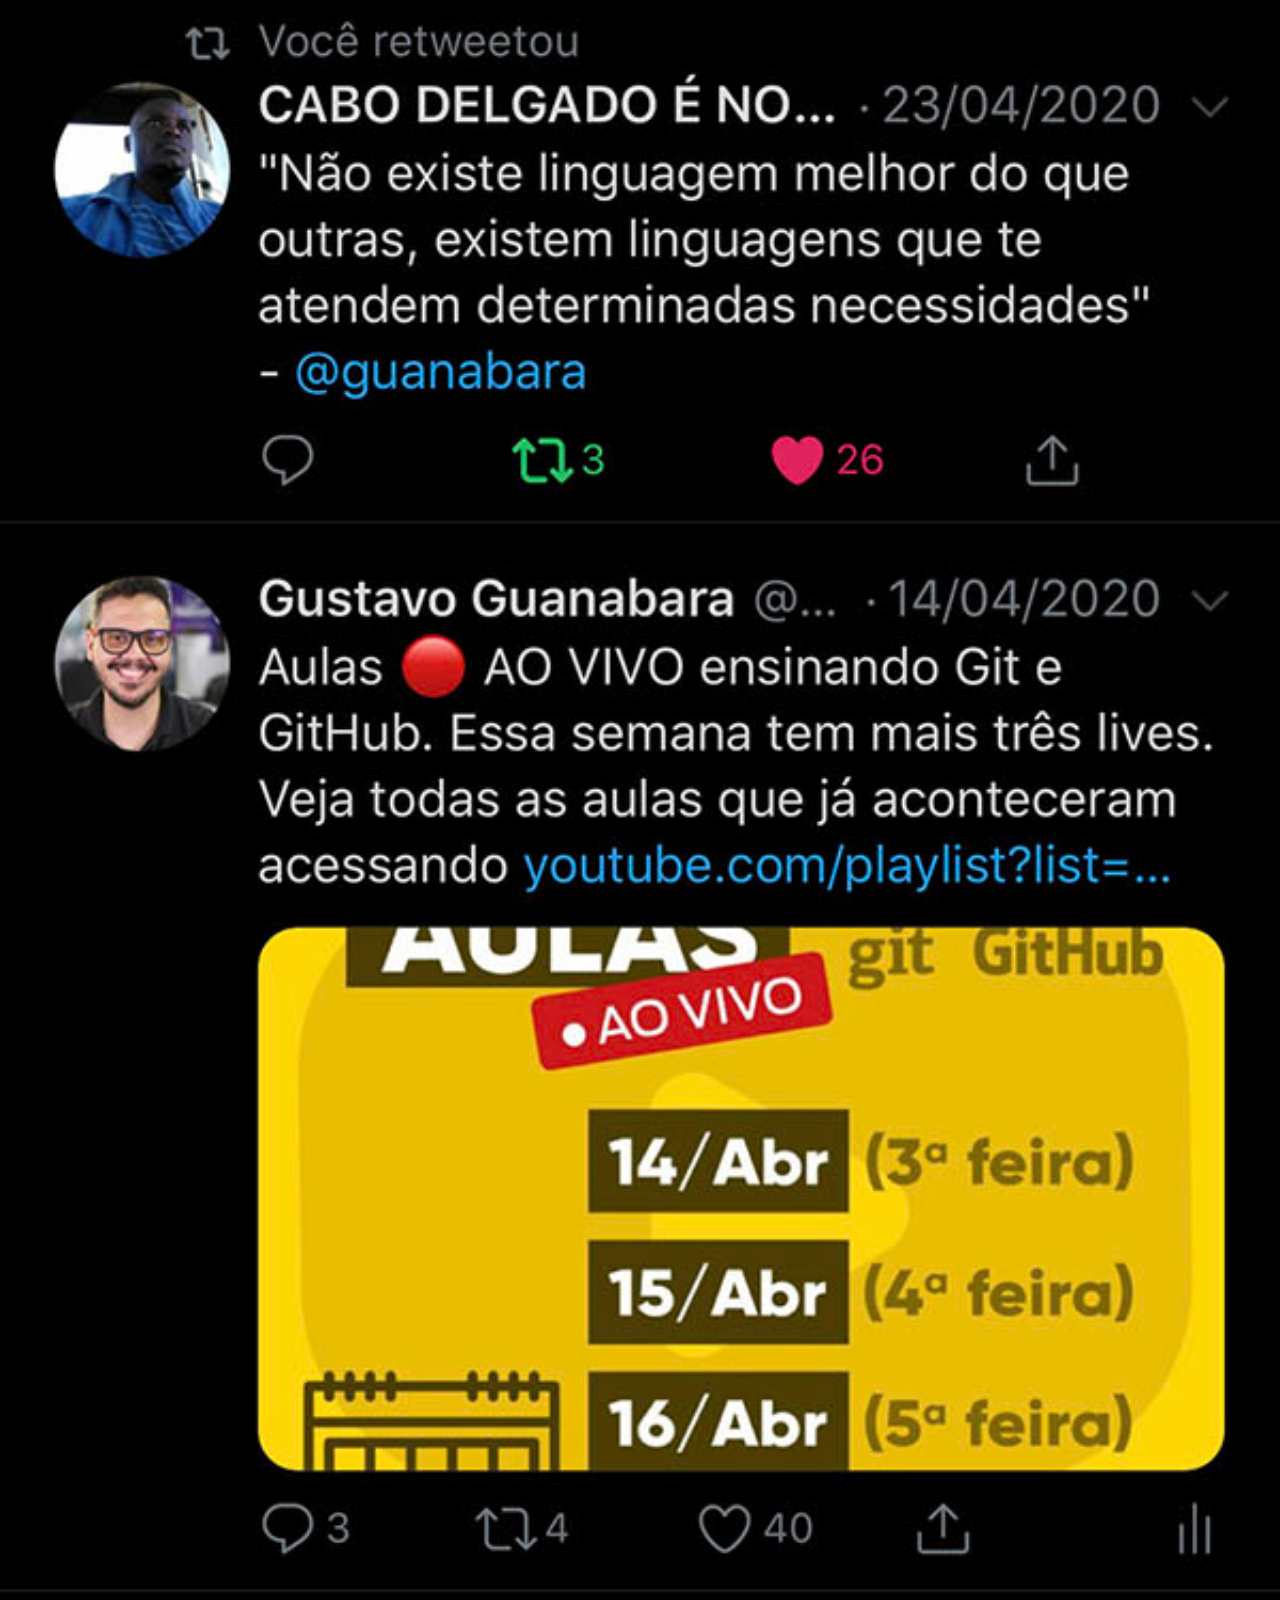
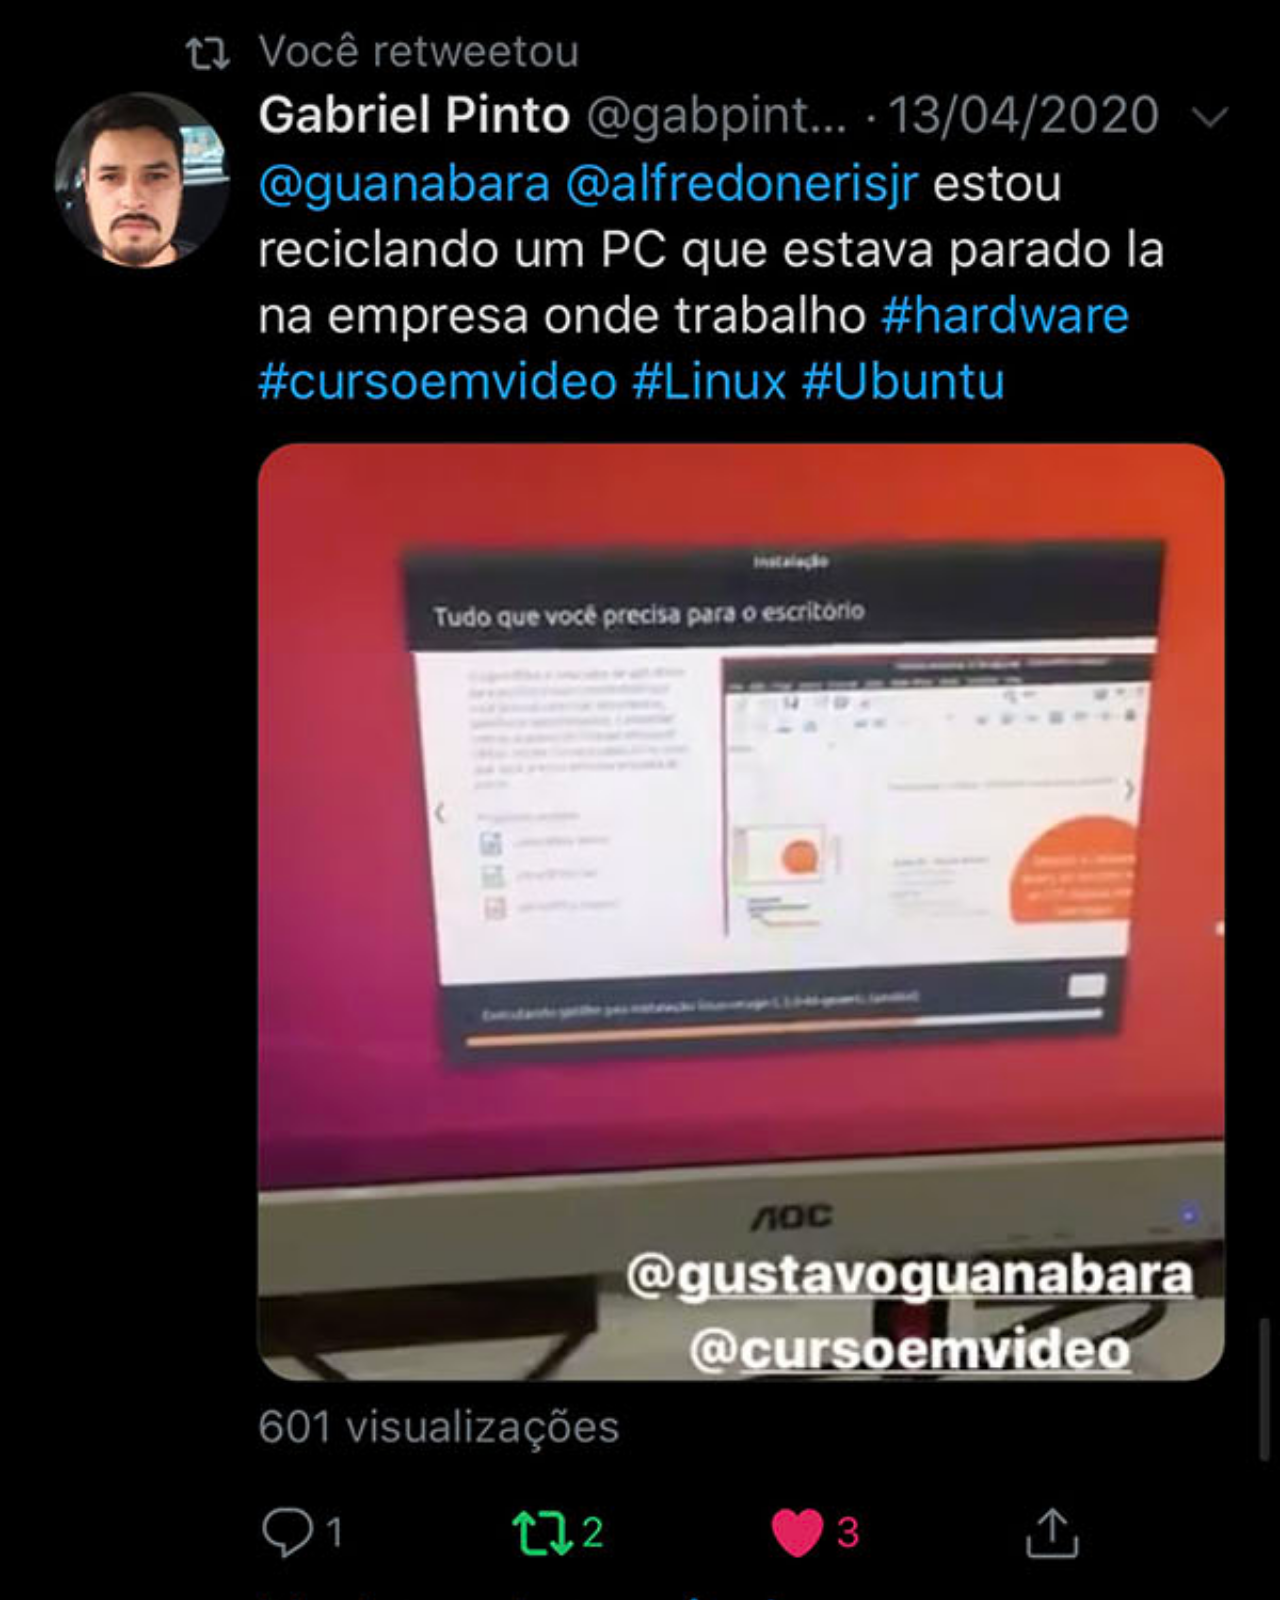
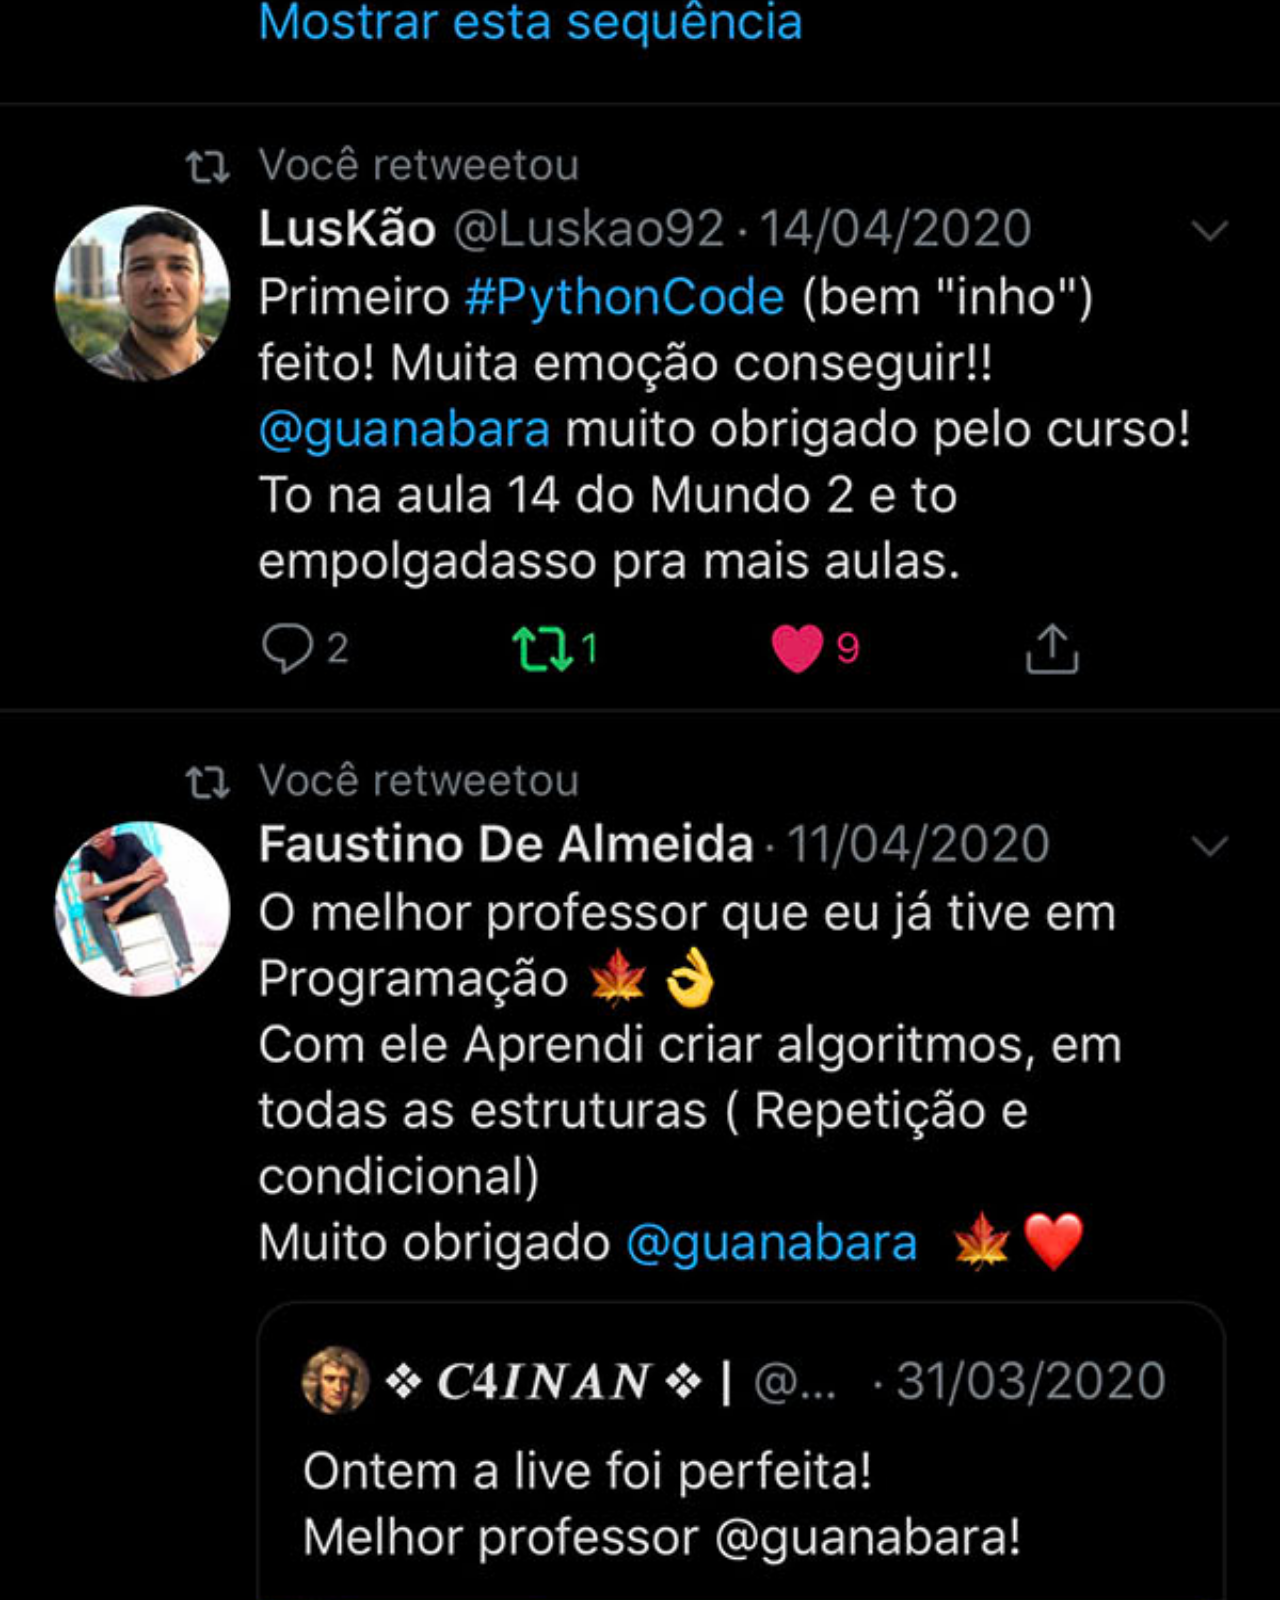
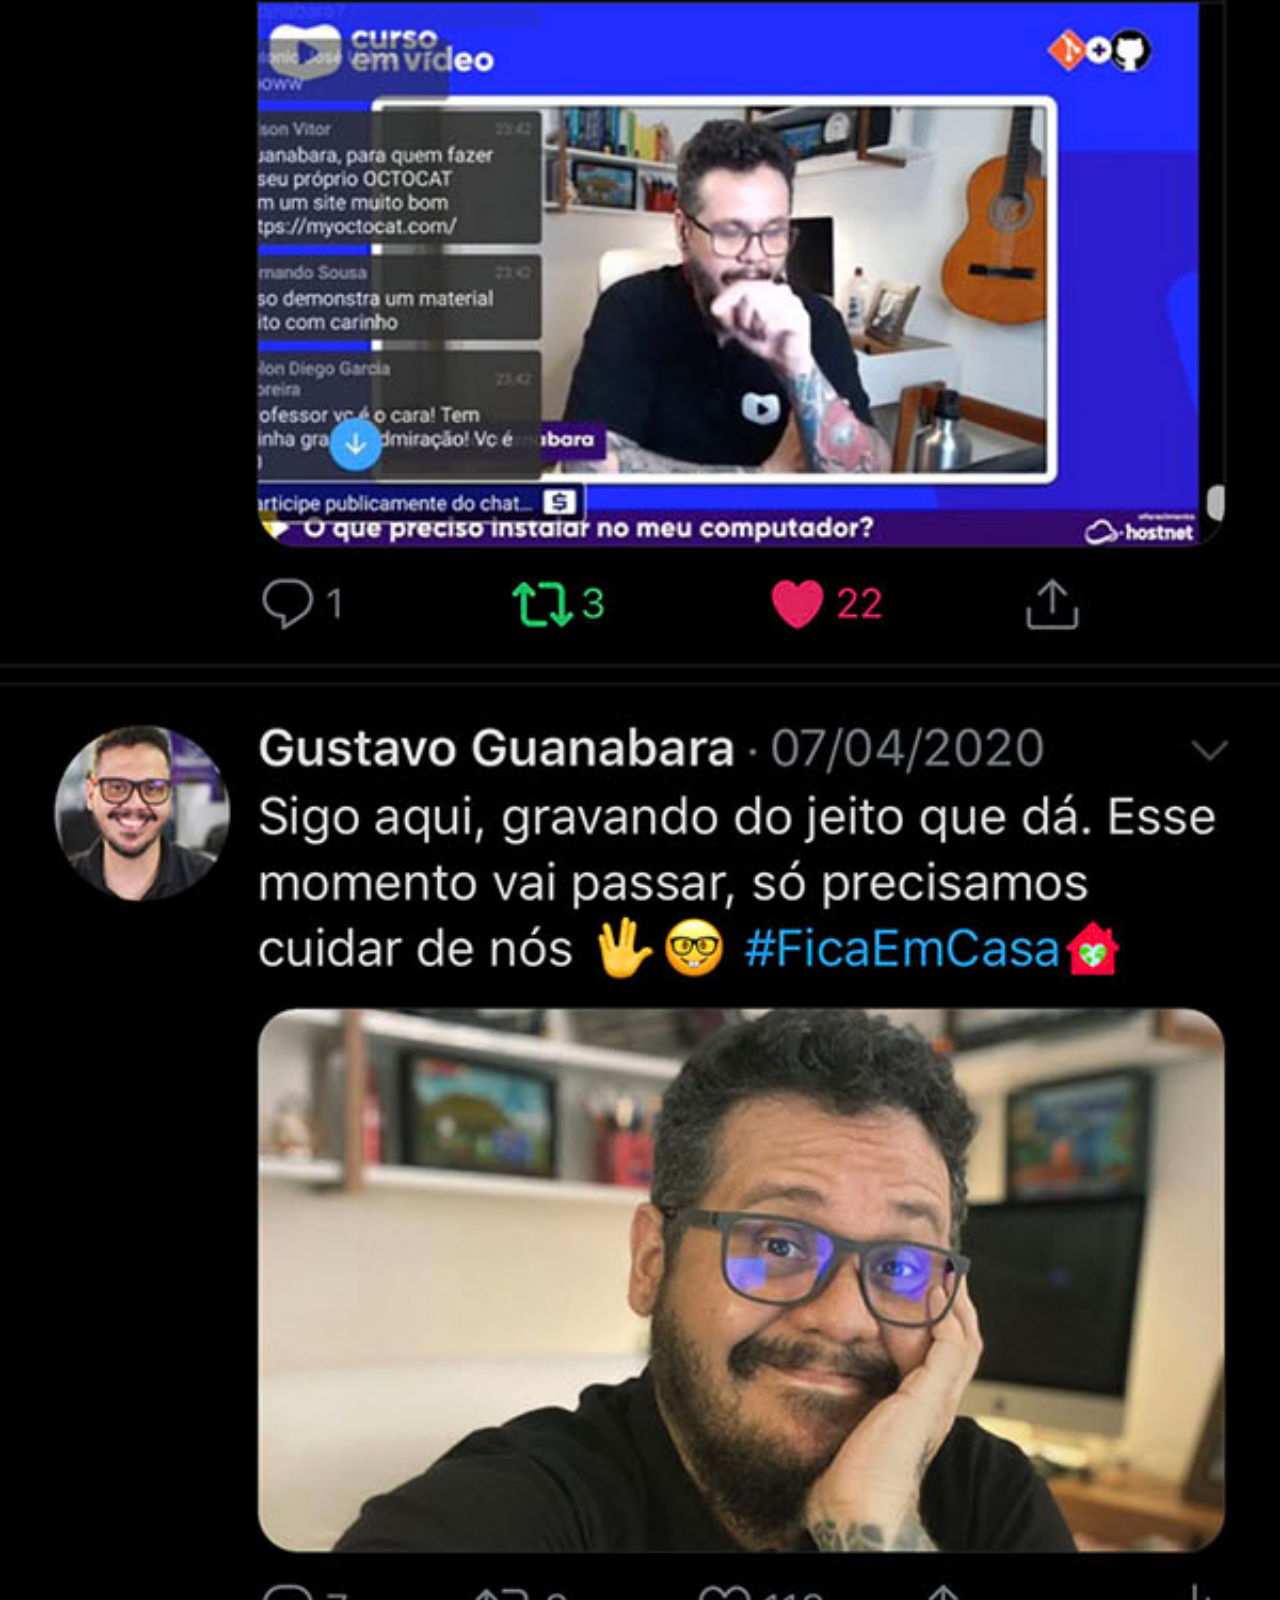
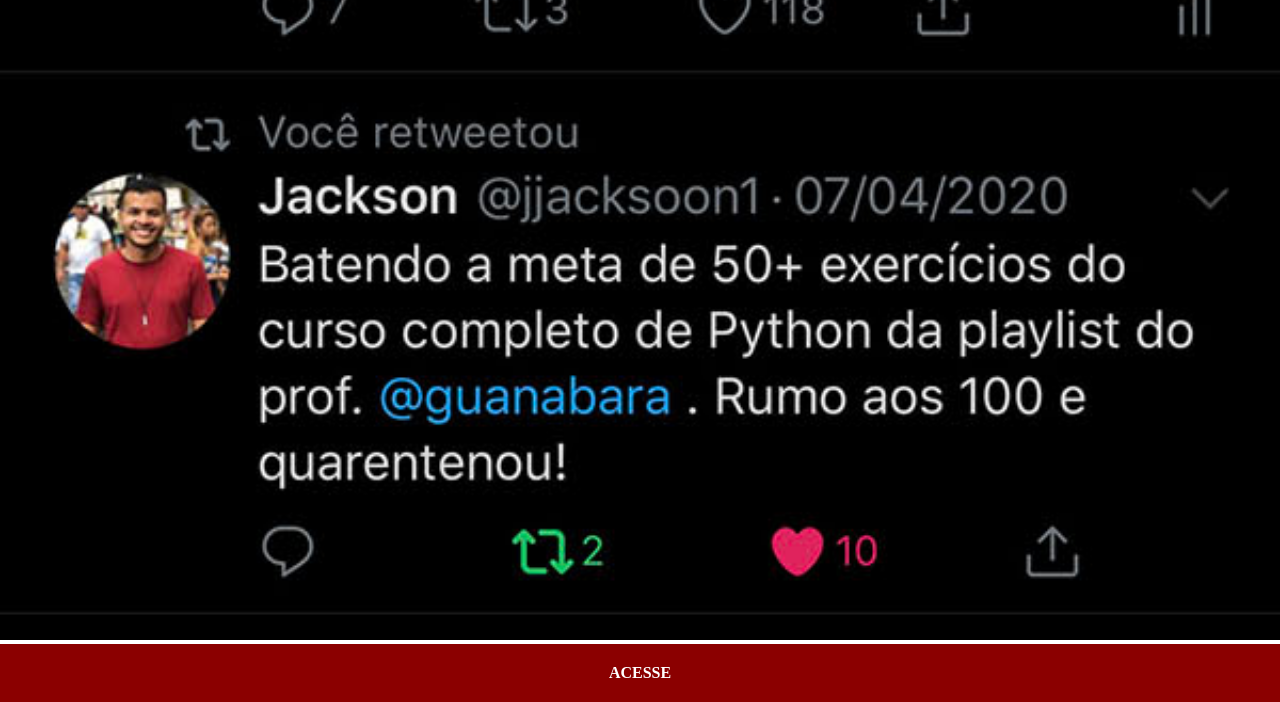
<file: twitter.html>
<!DOCTYPE html>
<html lang="pt-br">
<head>
    <meta charset="UTF-8">
    <meta name="viewport" content="width=device-width, initial-scale=1.0">
    <title>Twitter</title>
    <link rel="stylesheet" href="estilo/social.css">
</head>
<body>
    <img src="imagens/tela-twitter.jpg" alt="twitter">
    <a href="#">ACESSE</a>
</body>
</html>
</file>
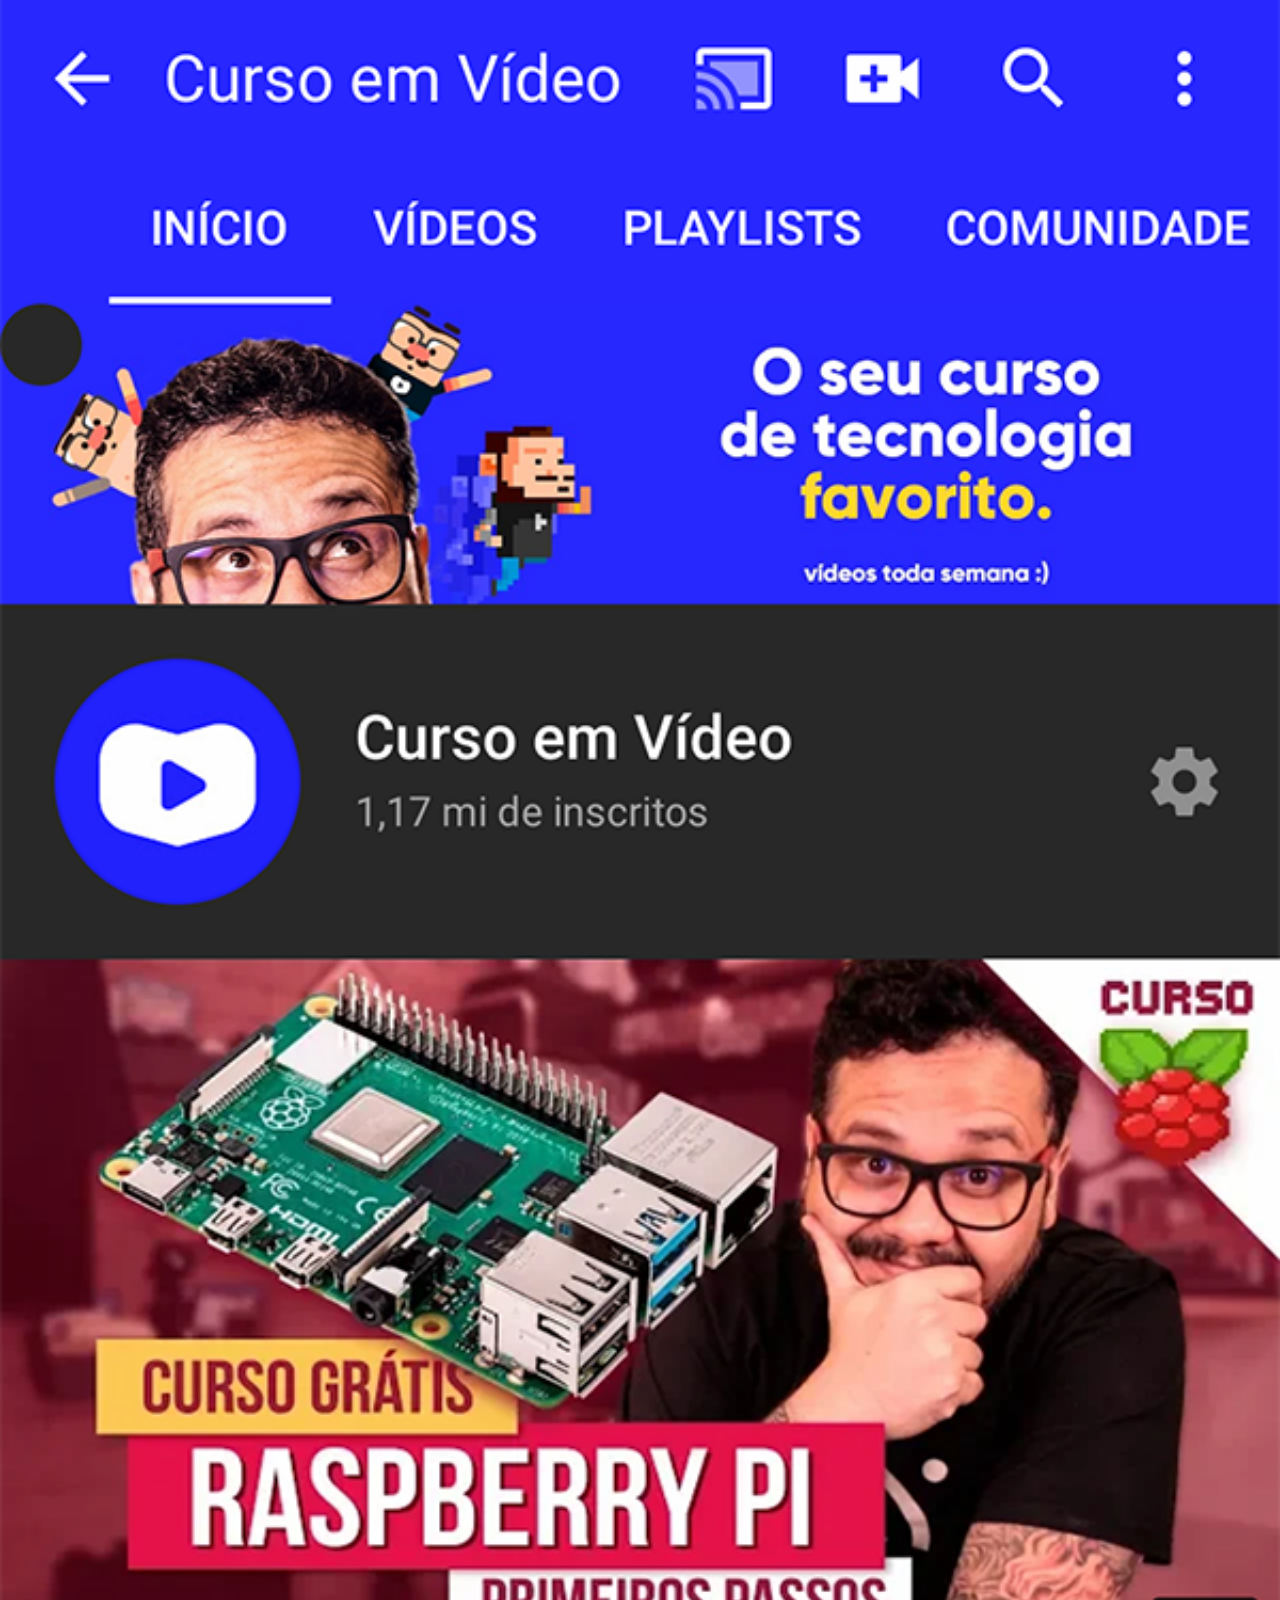
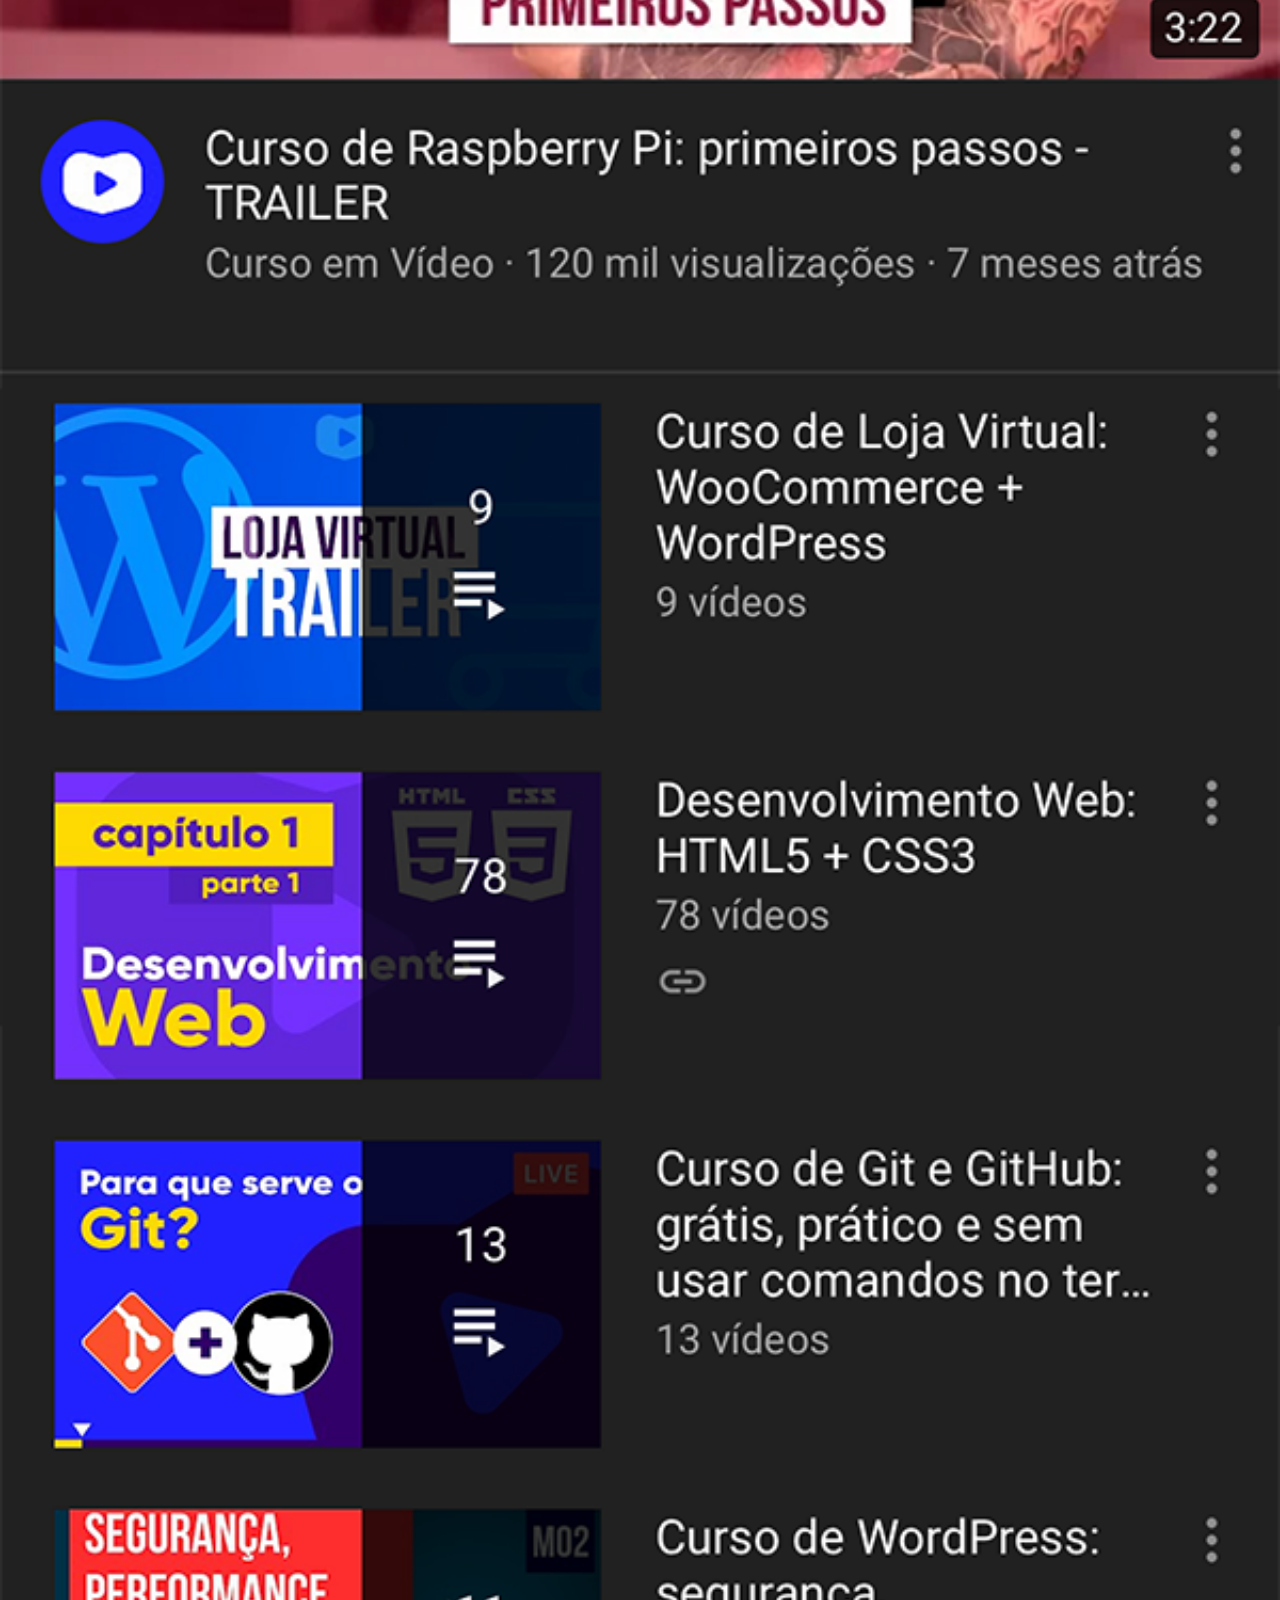
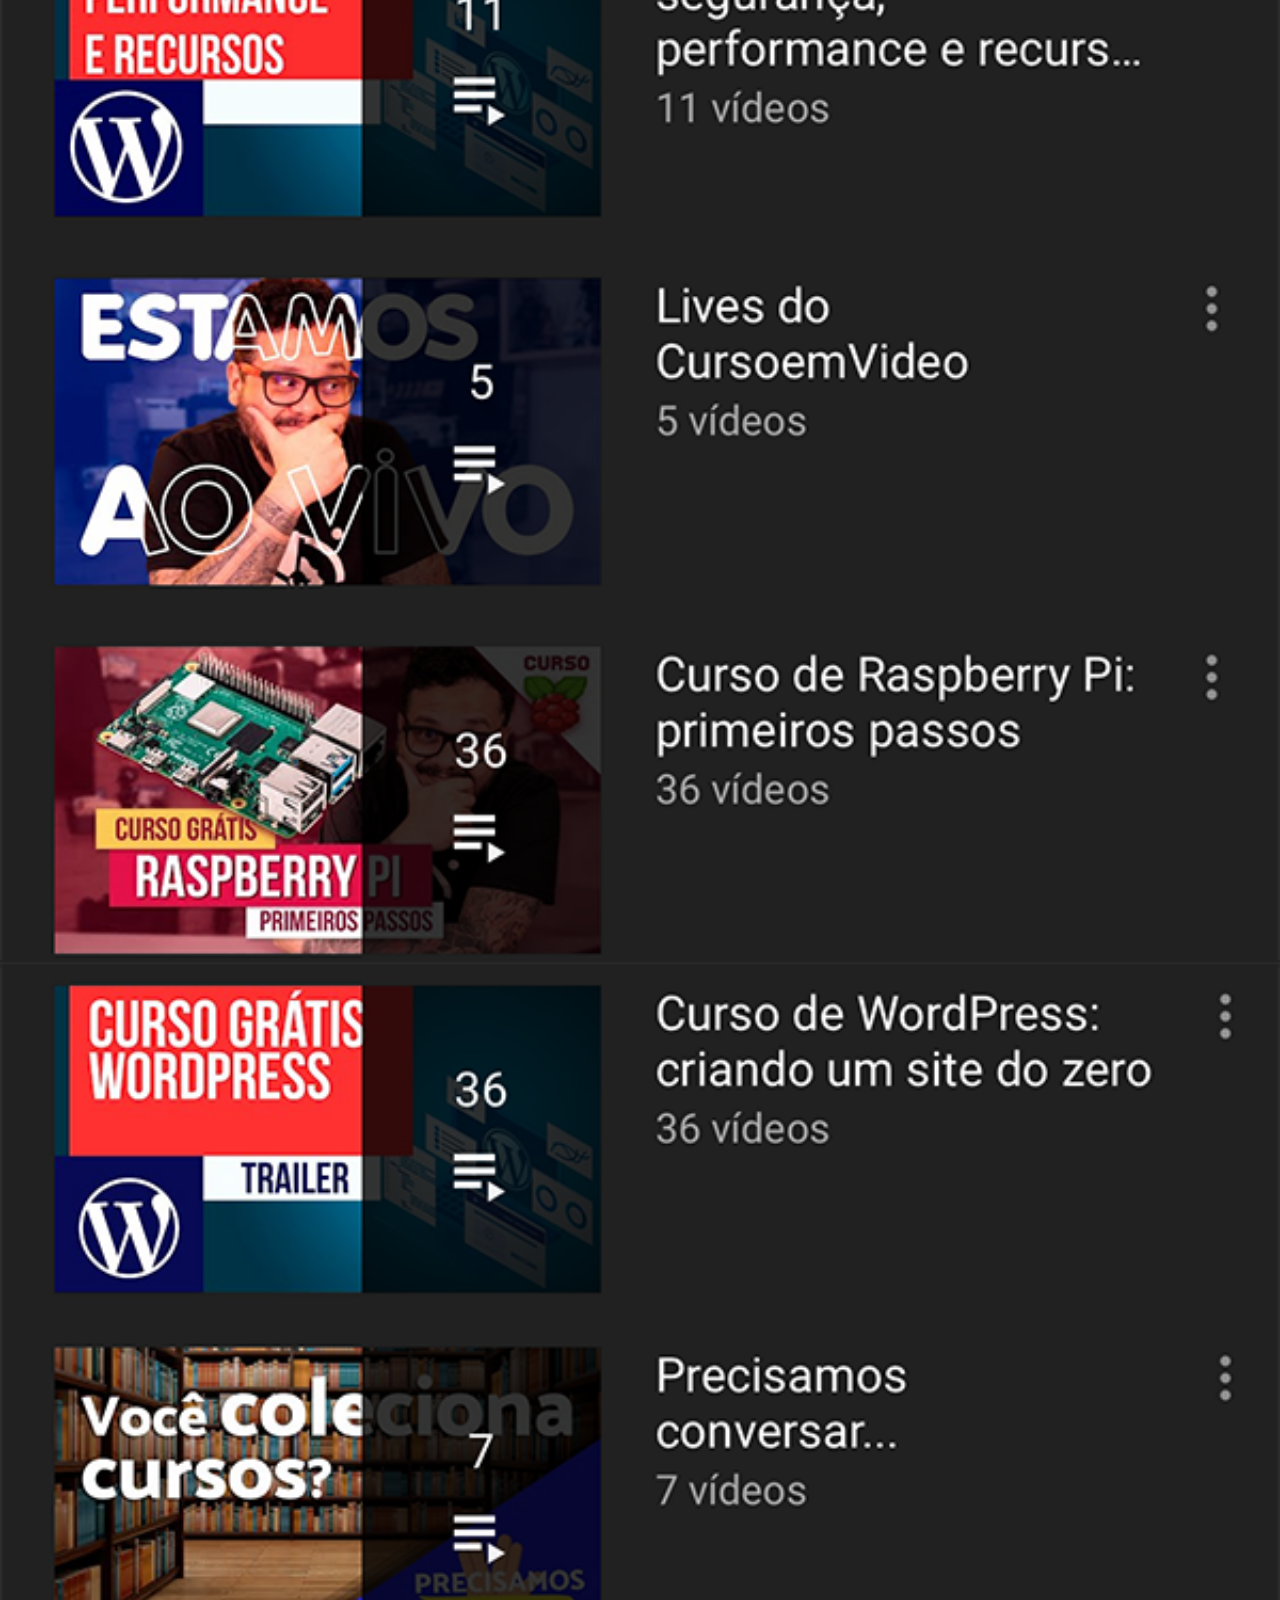
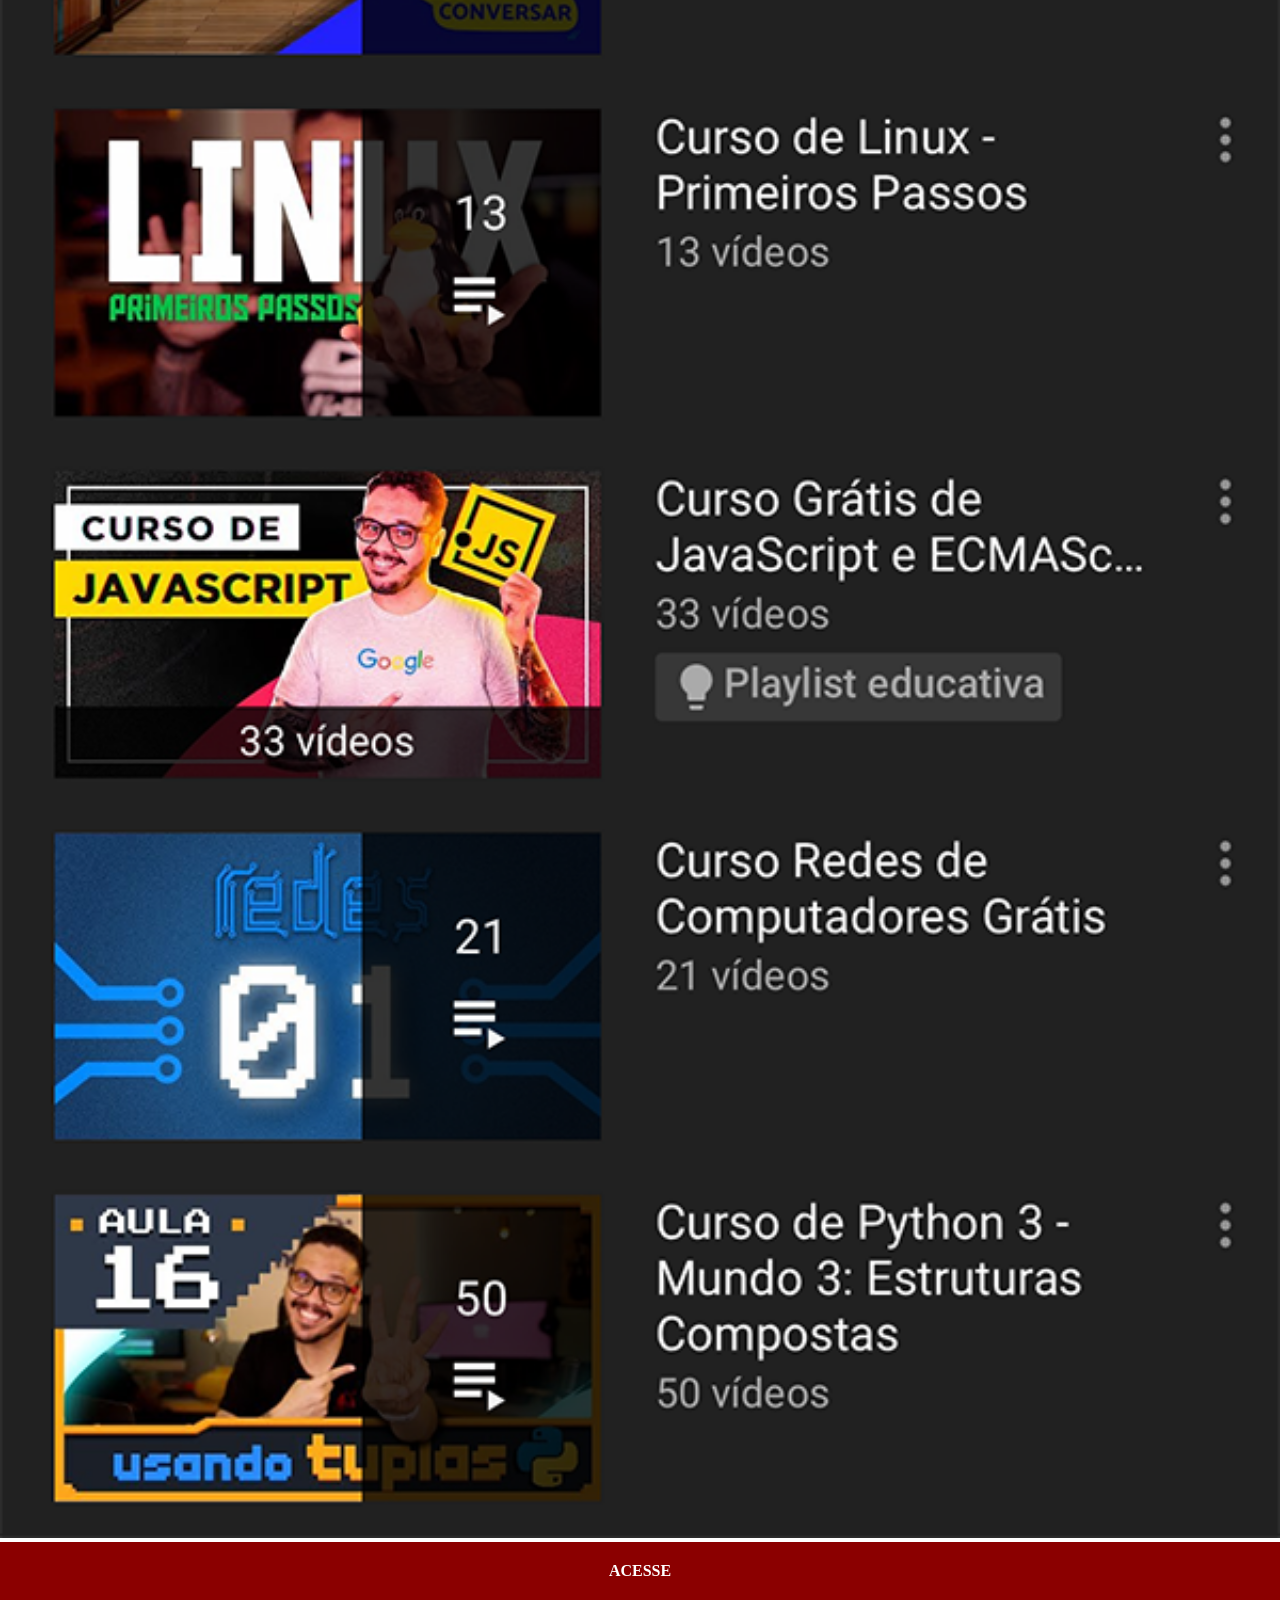
<file: youtube.html>
<!DOCTYPE html>
<html lang="pt-br">
<head>
    <meta charset="UTF-8">
    <meta name="viewport" content="width=device-width, initial-scale=1.0">
    <title>youtube</title>
   <link rel="stylesheet" href="estilo/social.css">
</head>
<body>
    <img src="imagens/tela-youtube.png" alt="youtube">
   <a href="https://www.youtube.com/@cursoemvideo/playlists"  target="_blank">ACESSE</a>
</body>
</html>
</file>
<file: estilo/style.css>
@charset"UTF-8";
*{
    margin: 0px;
    padding: 0px;
    font-family: Arial, Helvetica, sans-serif;
}
html,body{
    height: 100vh;
    width: 100vw;
  
}
body{
    background: url(../imagens/fundo-madeira.jpg) no-repeat top center;
    background-size: cover;
    background-attachment: fixed;
}
main{
    height: 100vh;
    position: relative;
    
}
section#telefone{
    position: absolute;
    top: 50%;
    left: 50%;
    transform: translate(-50%,-50%);
    height: 627px;
    width: 311px;
    background: url('../imagens/frame-iphone.png') no-repeat;
    
}
iframe#tela{
    position: relative;
    top: 80px;
    left: 22px;
    width: 267px;
    height: 471px;
}
section#redes-sociais{
    text-align: right;
}
section#redes-sociais img {
width: 50px;
margin: 10px;
border-radius: 50%;
box-shadow: 2px 2px 5px rgba(0, 0, 0, 0.400);
box-sizing: border-box;
}
section#redes-sociais img:hover{
    border: 2px solid rgba(255, 255, 255, 0.623);
    transform: translate(-3px,3px);
    box-shadow: 5px 5px 1px black;
    transition: transform 1s, border 1s;
}
</file>
<file: estilo/social.css>
@charset"UTF-8";
*{
            padding: 0px;
            margin: 0px;
        }
        ::-webkit-scrollbar{
            width: 0px;
            height: 0px;
        }
img{
width: 100vw;
}
a{
    display: block;
    background-color: darkred
    ;
    color: white;
    padding: 20px;
    font-weight: bolder;
    text-align: center;
    text-decoration: none;
}
a:hover{
    background-color: red;
}
</file>
